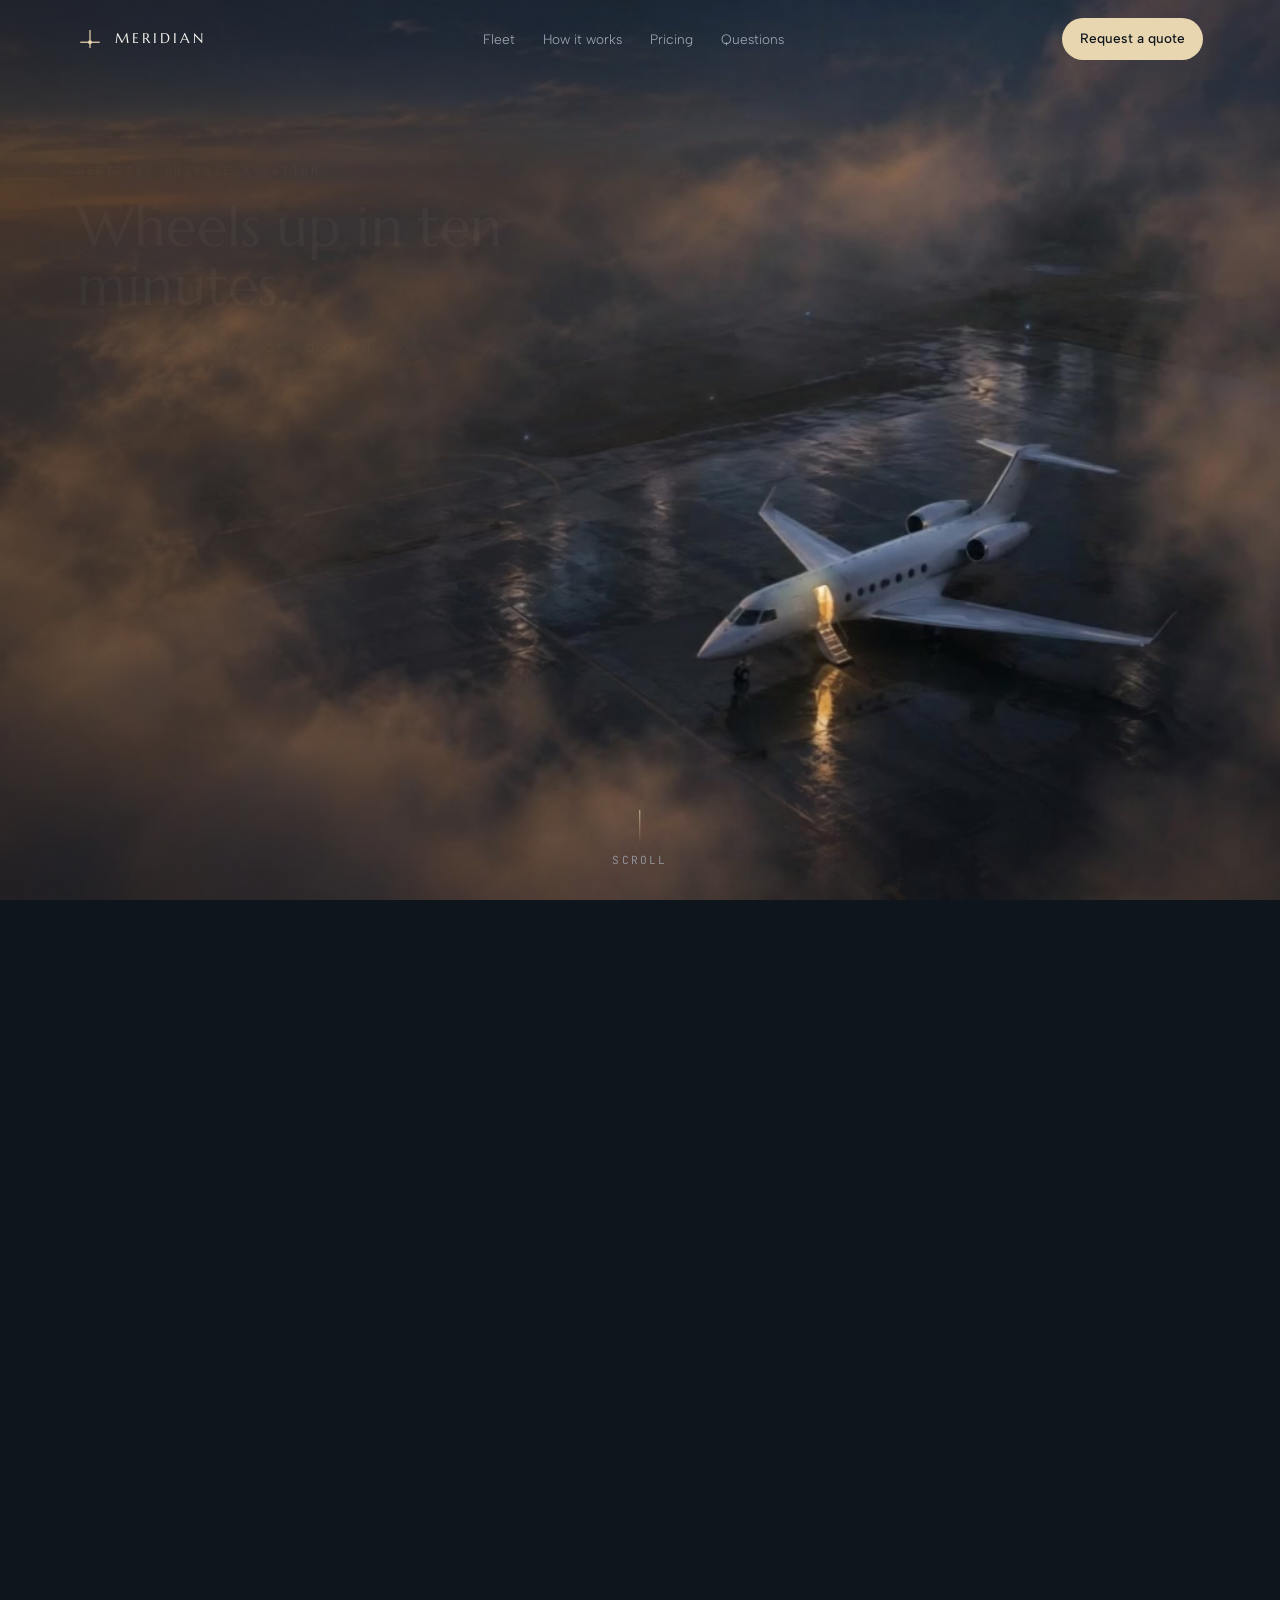
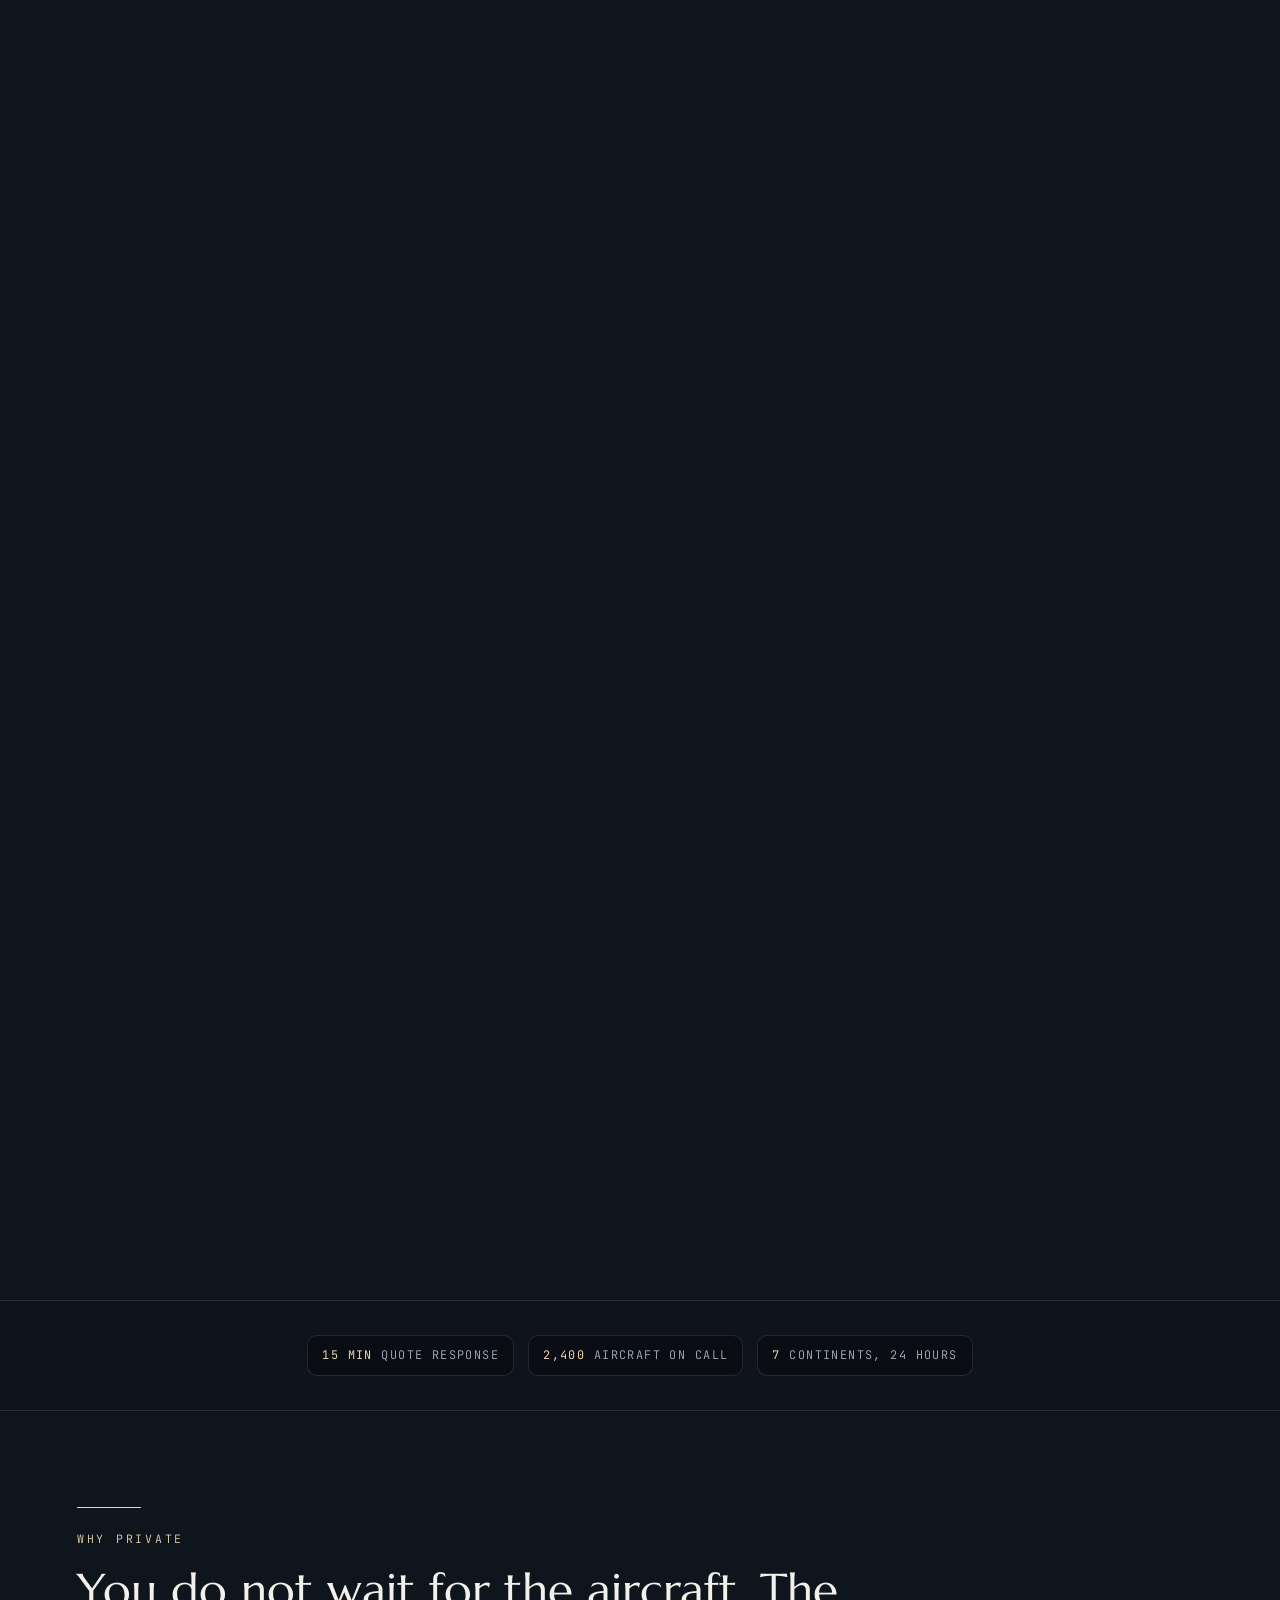
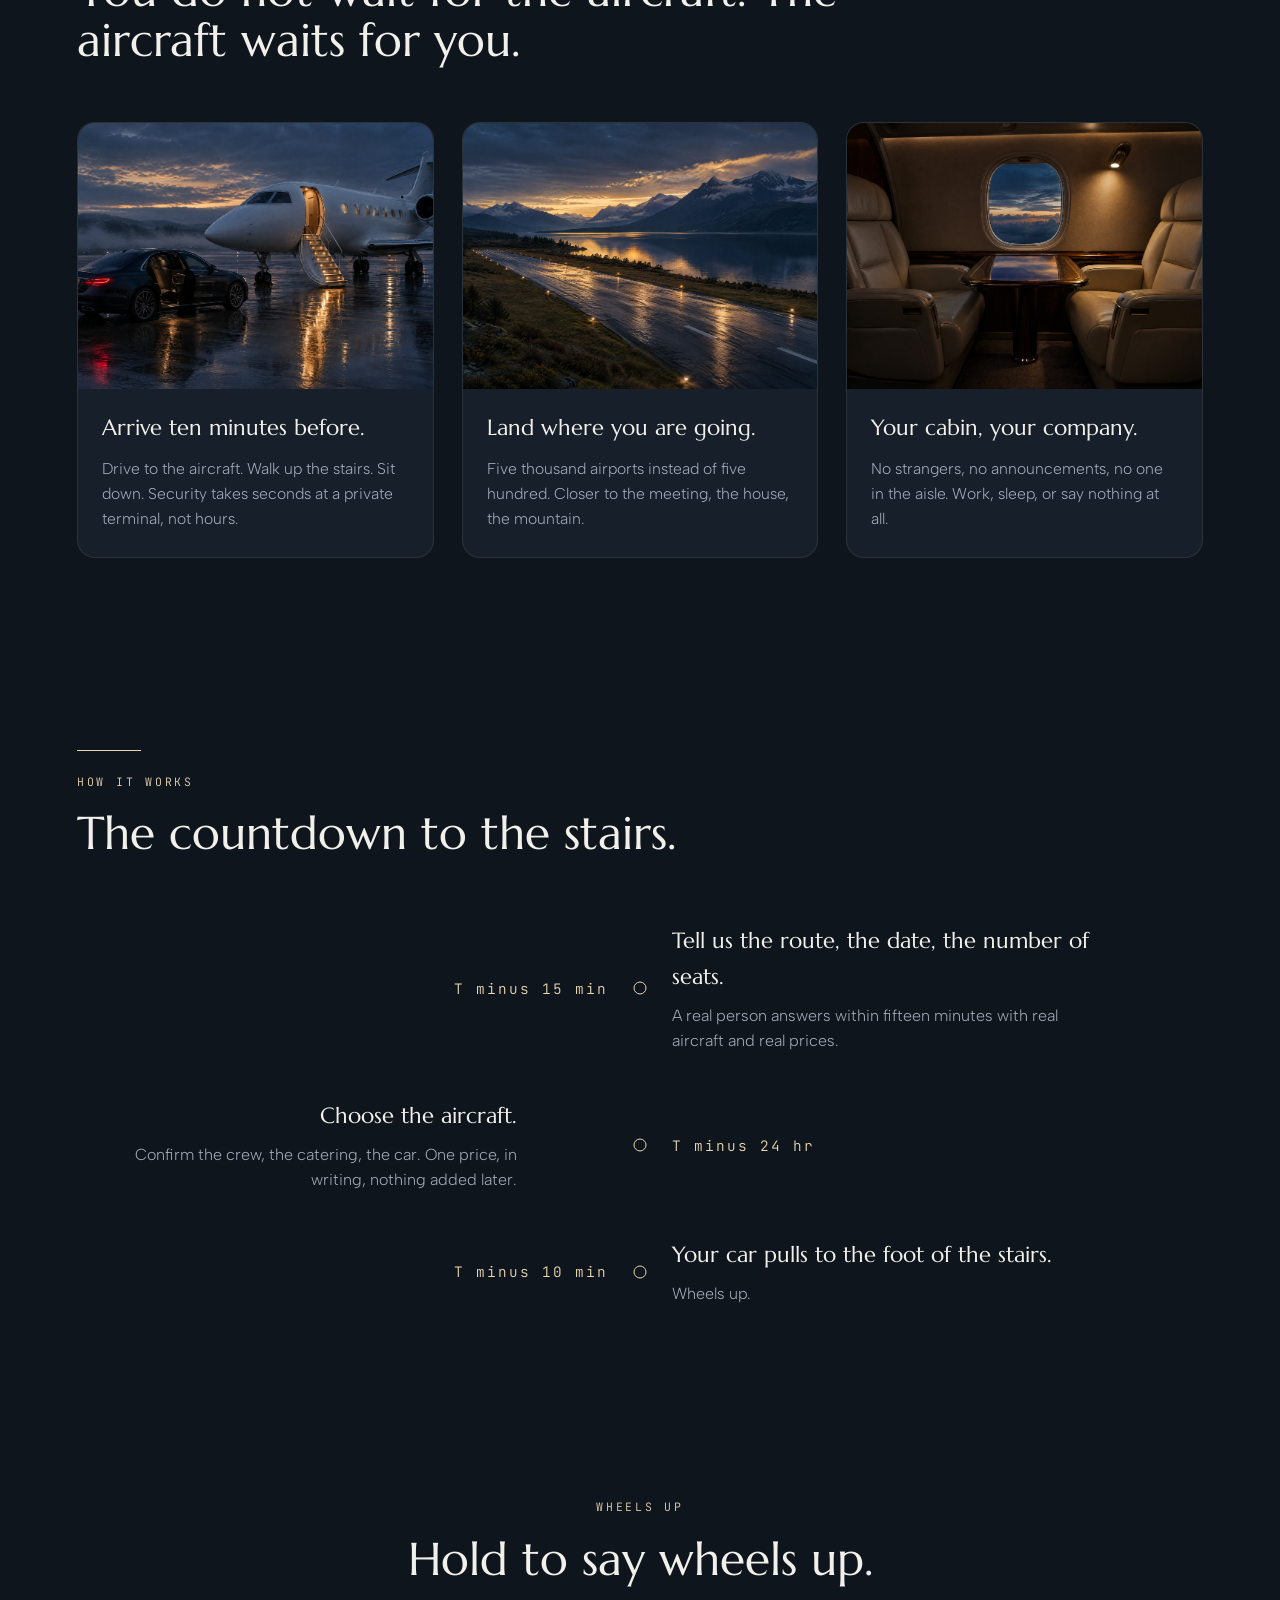
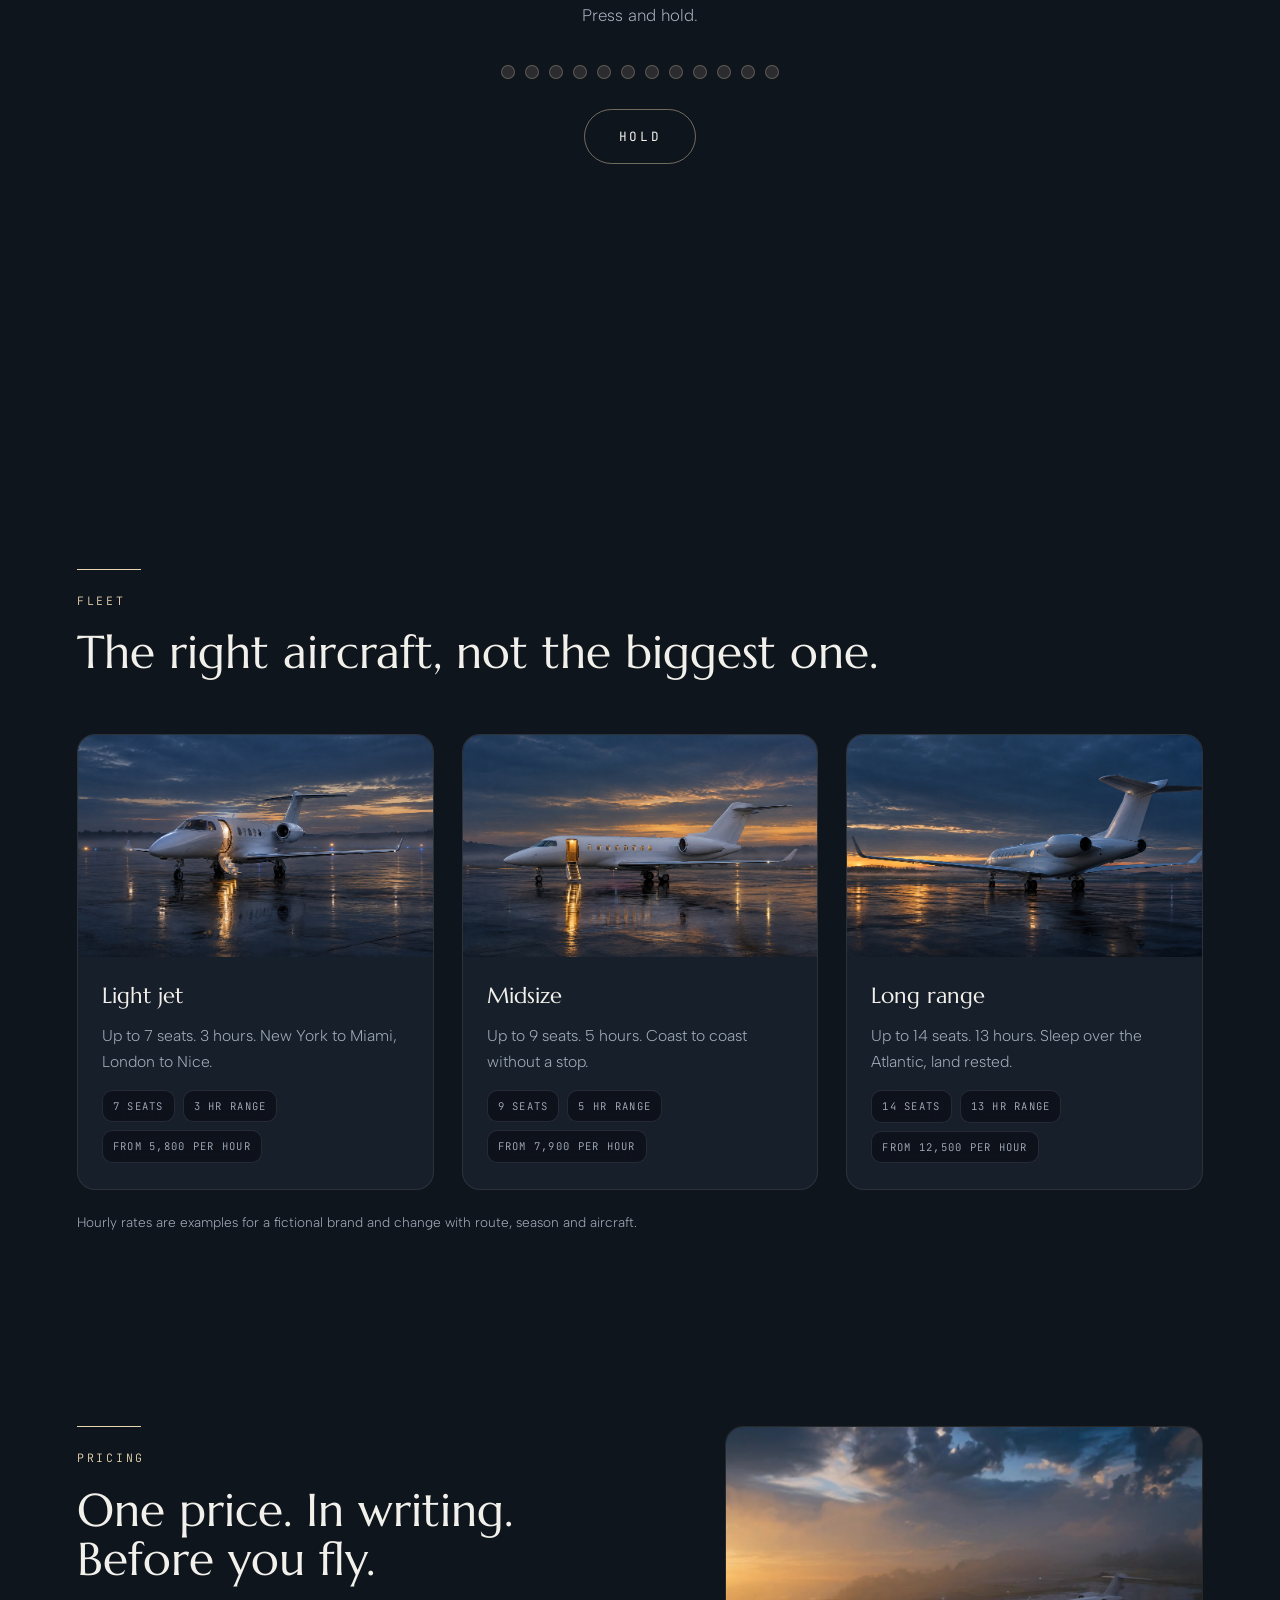
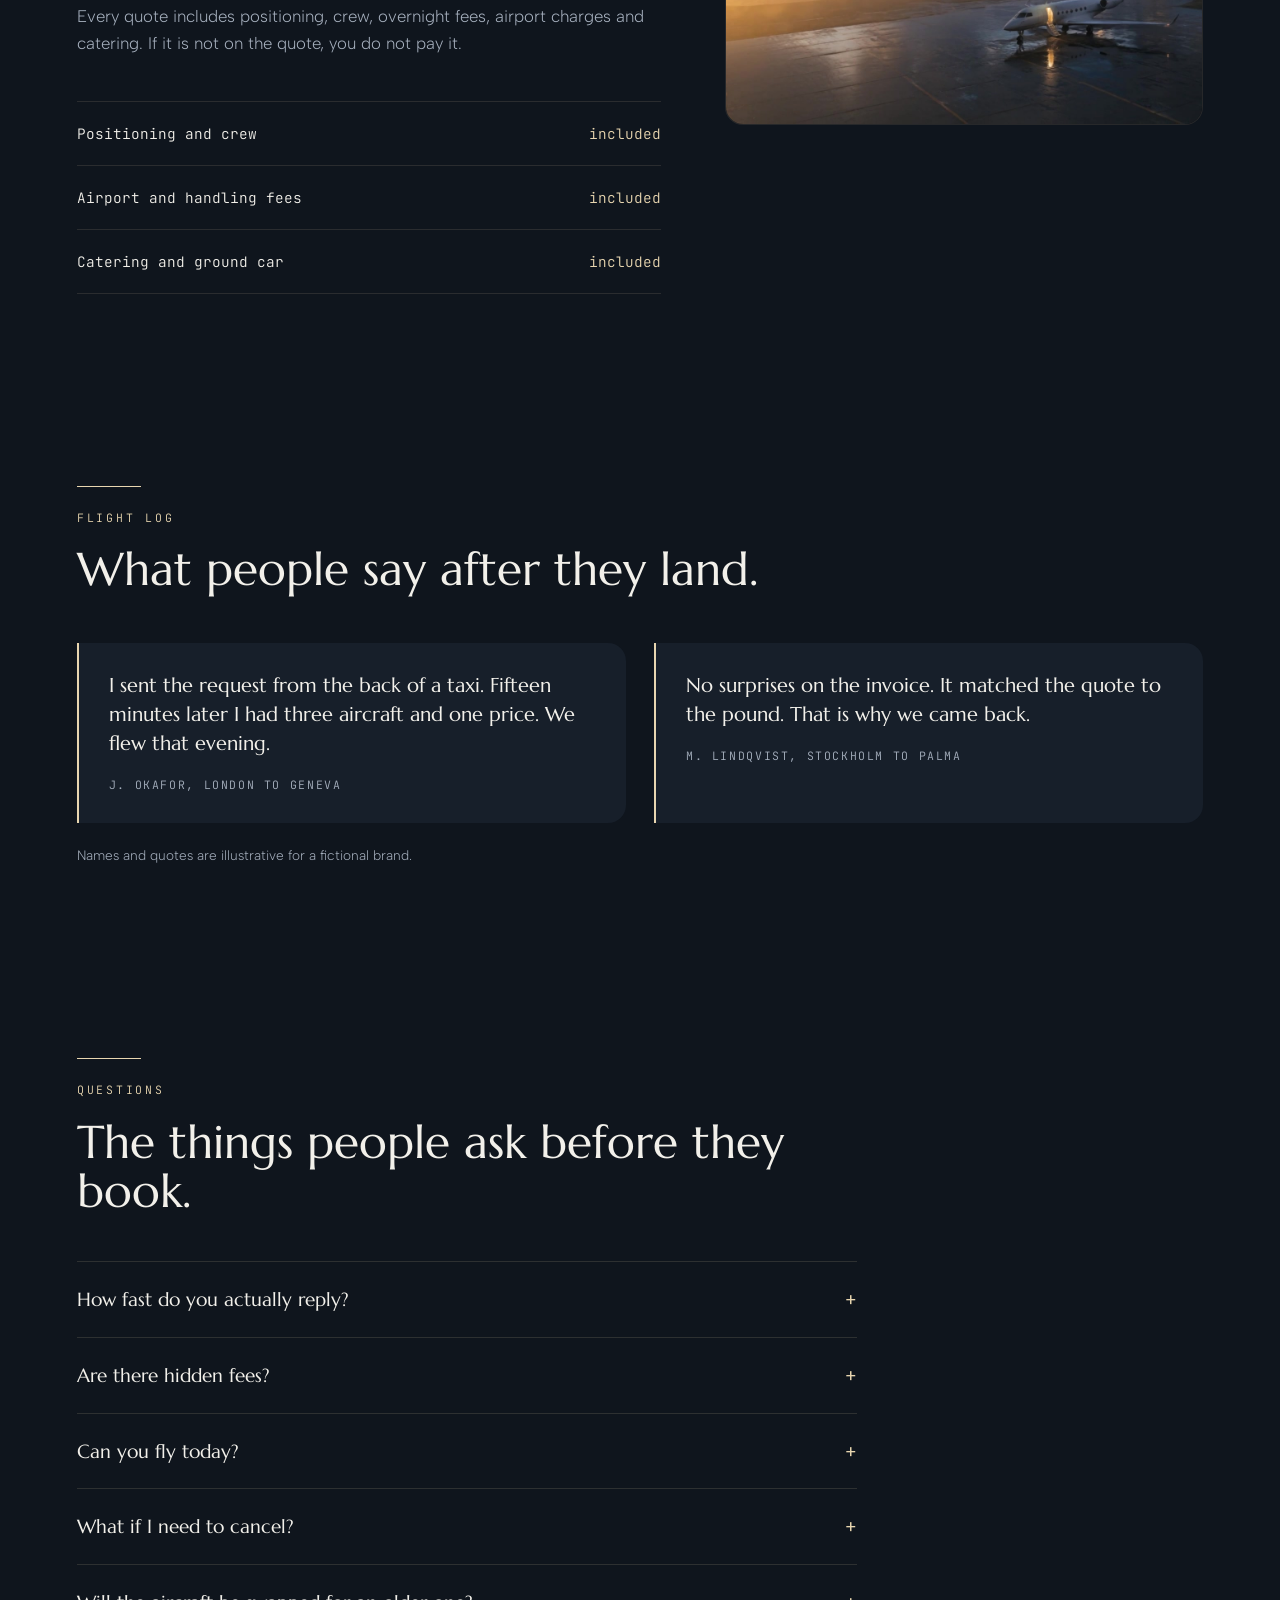
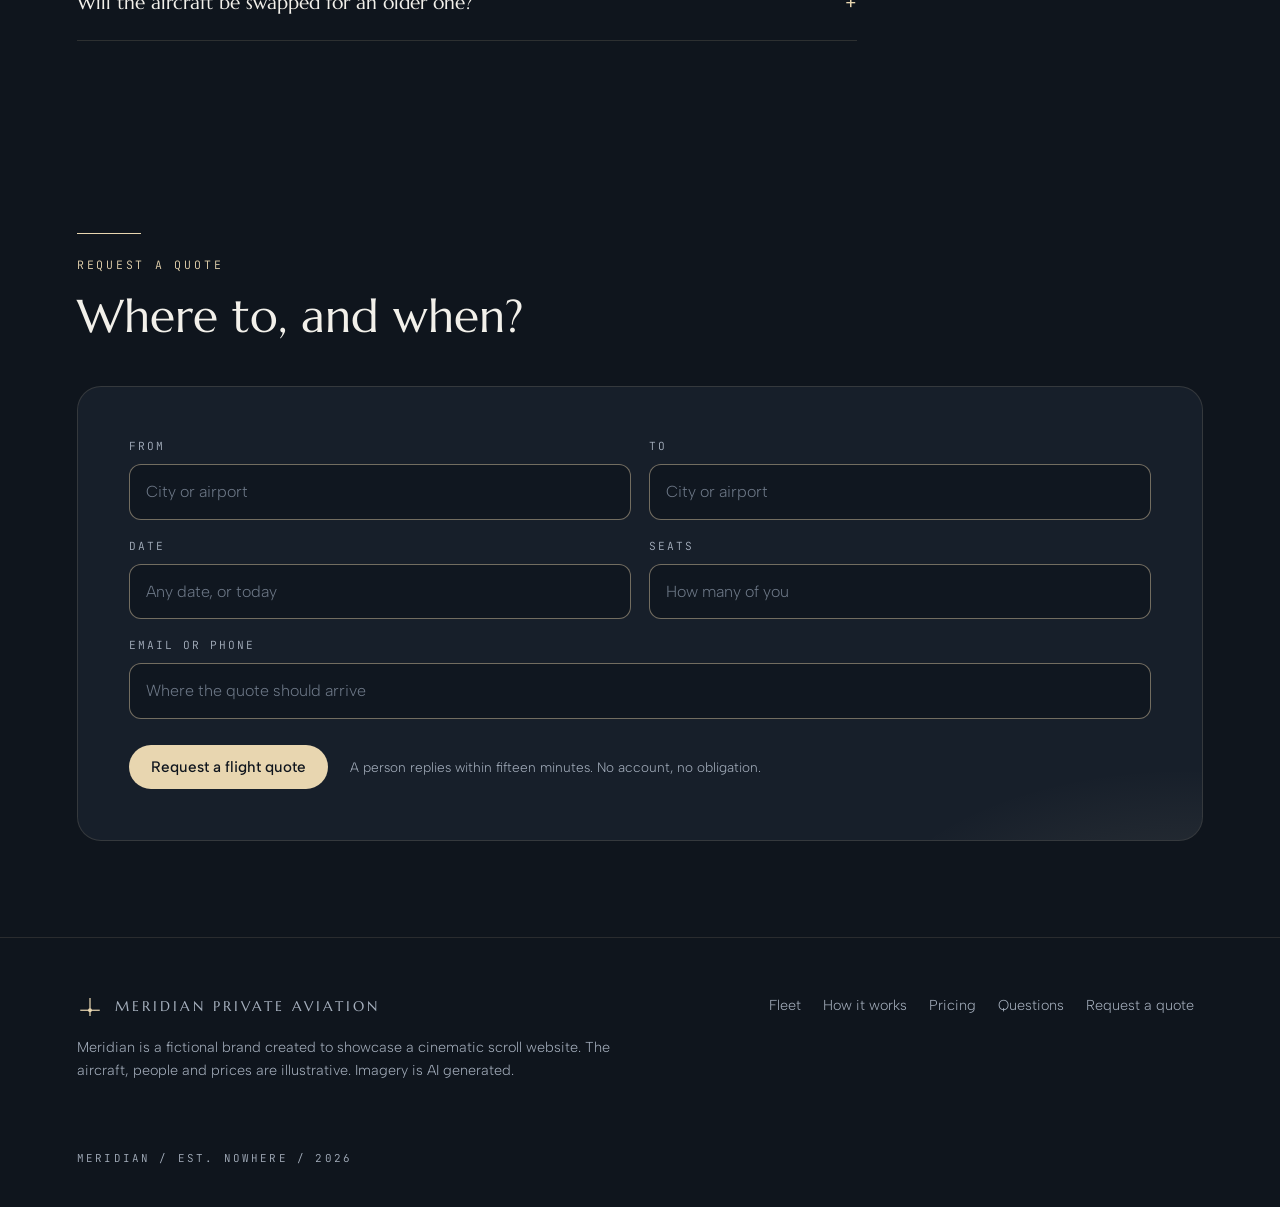
<file: meridian/index.html>
<!doctype html>
<html lang="en">
<head>
<meta charset="utf-8">
<meta name="viewport" content="width=device-width, initial-scale=1">
<title>Meridian Private Aviation</title>
<meta name="description" content="Meridian Private Aviation. Wheels up in ten minutes. A flight quote answered by a person within fifteen minutes, one price in writing, no surprises.">
<meta name="theme-color" content="#0f151d">
<!-- DEPLOY STEP: patch og:url and og:image with the live absolute URL before zipping -->
<meta property="og:title" content="Meridian Private Aviation">
<meta property="og:description" content="Wheels up in ten minutes. Private aviation, said quietly.">
<meta property="og:type" content="website">
<meta property="og:url" content="https://example.com/">
<meta property="og:image" content="https://example.com/assets/hero-ending.jpg">
<link rel="icon" href="data:image/svg+xml,%3Csvg xmlns='http://www.w3.org/2000/svg' viewBox='0 0 32 32'%3E%3Crect width='32' height='32' rx='6' fill='%230f151d'/%3E%3Cpath d='M4 20h24' stroke='%23e8d6b0' stroke-width='1.5'/%3E%3Cpath d='M16 5v22' stroke='%23e8d6b0' stroke-width='1.5'/%3E%3Ccircle cx='16' cy='20' r='2.4' fill='%23e8d6b0'/%3E%3C/svg%3E">
<link rel="preconnect" href="https://fonts.googleapis.com">
<link rel="preconnect" href="https://fonts.gstatic.com" crossorigin>
<link href="https://fonts.googleapis.com/css2?family=Albert+Sans:wght@300;500&family=JetBrains+Mono&family=Marcellus&display=swap" rel="stylesheet">
<style>
:root{
  --canvas:#0f151d;
  --panel:#171f2a;
  --accent:#e8d6b0;
  --accent-hover:#f3e6c8;
  --accent-muted:rgba(232,214,176,.16);
  --line:rgba(232,214,176,.45);
  --text-secondary:#a7b1bf;
  --text-primary:#f2f0ea;
  --display:'Marcellus',Georgia,serif;
  --body:'Albert Sans',system-ui,sans-serif;
  --mono:'JetBrains Mono',ui-monospace,monospace;
  --ease:cubic-bezier(.2,.7,.2,1);
  --ease-io:cubic-bezier(.65,0,.35,1);
  --tshadow:0 1px 2px rgba(5,5,10,.95),0 3px 12px rgba(5,5,10,.78),0 10px 44px rgba(5,5,10,.8);
  --gutter:clamp(20px,6vw,96px);
}
*{box-sizing:border-box}
html,body{overflow-x:hidden;overflow-x:clip}
html{scroll-behavior:smooth;background:var(--canvas)}
body{margin:0;background:var(--canvas);color:var(--text-primary);font-family:var(--body);font-weight:300;line-height:1.6;font-size:clamp(16px,1.05vw,18px);opacity:0;transition:opacity .9s var(--ease)}
body.ready{opacity:1}
body.paused *,body.paused *::before,body.paused *::after{animation-play-state:paused!important}
img{display:block;max-width:100%;height:auto}
a{color:inherit}
h1,h2,h3,p{margin:0}
.skip{position:absolute;left:-999px;top:8px;background:var(--accent);color:var(--canvas);padding:10px 16px;border-radius:8px;z-index:100;font-weight:500}
.skip:focus{left:8px}
:focus-visible{outline:2px solid var(--accent);outline-offset:3px}
.sr{position:absolute!important;width:1px;height:1px;overflow:hidden;clip:rect(0 0 0 0);white-space:nowrap}

/* one environment behind everything */
.env{position:fixed;inset:0;z-index:0;pointer-events:none;overflow:hidden}
.env .glow{position:absolute;inset:-20%;background:radial-gradient(ellipse 40% 35% at 78% 82%,rgba(232,214,176,.13),rgba(232,214,176,0) 70%),radial-gradient(ellipse 50% 40% at 15% 10%,rgba(90,120,160,.16),rgba(90,120,160,0) 70%);animation:envdrift 90s var(--ease-io) -30s infinite alternate}
.env .grain{position:absolute;inset:0;opacity:.05;background-image:url("data:image/svg+xml,%3Csvg xmlns='http://www.w3.org/2000/svg' width='160' height='160'%3E%3Cfilter id='n'%3E%3CfeTurbulence type='fractalNoise' baseFrequency='.9' numOctaves='2' stitchTiles='stitch'/%3E%3C/filter%3E%3Crect width='160' height='160' filter='url(%23n)' opacity='.6'/%3E%3C/svg%3E")}
.env .mist{position:absolute;width:6px;height:6px;border-radius:50%;background:var(--accent);opacity:.18;filter:blur(2px);animation:mist 80s linear infinite}
.env .mist:nth-child(3){left:12%;top:70%;animation-delay:-12s}
.env .mist:nth-child(4){left:33%;top:40%;animation-delay:-41s;animation-duration:96s}
.env .mist:nth-child(5){left:61%;top:80%;animation-delay:-63s;animation-duration:110s}
.env .mist:nth-child(6){left:84%;top:25%;animation-delay:-27s;animation-duration:88s}
.env .mist:nth-child(7){left:48%;top:12%;animation-delay:-70s;animation-duration:120s}
@keyframes envdrift{from{transform:translate3d(-2%,-1%,0)}to{transform:translate3d(2%,1.5%,0)}}
@keyframes mist{0%{transform:translate3d(0,0,0)}50%{transform:translate3d(60px,-140px,0)}100%{transform:translate3d(-40px,-300px,0)}}

/* nav */
.nav{position:fixed;top:0;left:0;right:0;z-index:50;display:flex;align-items:center;justify-content:space-between;padding:18px var(--gutter);transition:background .6s var(--ease),backdrop-filter .6s var(--ease)}
.nav.tint{background:rgba(15,21,29,.72);backdrop-filter:blur(12px)}
.mark{display:flex;align-items:center;gap:12px;text-decoration:none;font-family:var(--display);letter-spacing:.22em;text-transform:uppercase;font-size:.85rem}
.mark svg{width:26px;height:26px}
.nav ul{list-style:none;margin:0;padding:0;display:flex;gap:28px;align-items:baseline}
.nav li a{text-decoration:none;font-size:.85rem;color:var(--text-secondary);transition:color .4s var(--ease)}
.nav li a:hover{color:var(--text-primary)}
.btn{display:inline-block;background:var(--accent);color:var(--canvas);font-weight:500;text-decoration:none;padding:13px 22px;border-radius:999px;border:0;font-family:var(--body);font-size:.95rem;cursor:pointer;transition:background .4s var(--ease),transform .5s var(--ease),box-shadow .5s var(--ease);position:relative}
.btn:hover{background:var(--accent-hover);transform:translateY(-1px)}
.btn::after{content:"";position:absolute;inset:-2px;border-radius:999px;box-shadow:0 0 40px 6px rgba(232,214,176,.35);opacity:0;transition:opacity .5s var(--ease);pointer-events:none}
.btn:hover::after{opacity:1}
.btn.ghost{background:transparent;color:var(--text-primary);border:1px solid var(--line)}
.btn.ghost:hover{background:var(--accent-muted)}
.nav .btn{padding:10px 18px;font-size:.85rem}
@media (max-width:860px){.nav ul{display:none}}

/* hero */
.hero{position:relative;height:500vh;z-index:1}
.stage{position:sticky;top:0;height:100vh;height:100svh;overflow:hidden;background:var(--canvas)}
.poster{position:absolute;inset:0;background-size:cover;background-position:70% 60%}
.stage video{position:absolute;inset:0;width:100%;height:100%;object-fit:cover;object-position:70% 60%;opacity:0;transition:opacity 1.2s var(--ease);will-change:transform;transform:translateZ(0)}
.stage.video-ready video{opacity:1}
.stage.video-failed video{display:none}
.scrim{position:absolute;inset:0;pointer-events:none;background:linear-gradient(112deg,rgba(10,12,18,.58) 0%,rgba(10,12,18,.34) 38%,rgba(10,12,18,0) 62%),radial-gradient(ellipse 120% 90% at 50% 45%,rgba(10,10,18,0) 35%,rgba(10,10,18,.62) 100%)}
.ring{position:absolute;right:28px;bottom:28px;width:44px;height:44px;color:var(--accent);opacity:.9;transition:opacity .6s var(--ease)}
.ring circle{transition:stroke-dashoffset .2s linear}
.stage.video-ready .ring{opacity:0}
.cue{position:absolute;left:50%;bottom:30px;transform:translateX(-50%);color:var(--text-secondary);font-family:var(--mono);font-size:.7rem;letter-spacing:.2em;text-transform:uppercase;display:flex;flex-direction:column;align-items:center;gap:8px;opacity:.8}
.cue span{display:block;width:1px;height:34px;background:linear-gradient(var(--accent),transparent);animation:cue 2.6s var(--ease-io) -1s infinite}
@keyframes cue{0%{transform:scaleY(0);transform-origin:top}50%{transform:scaleY(1);transform-origin:top}51%{transform-origin:bottom}100%{transform:scaleY(0);transform-origin:bottom}}
.band{position:absolute;left:var(--gutter);top:18vh;width:min(46vw,640px);opacity:0;text-shadow:var(--tshadow);--k:0}
.band::before{content:"";position:absolute;inset:-34% -26%;pointer-events:none;opacity:calc(.25 + .75*var(--k,1));background:radial-gradient(ellipse 61% 58% at 50% 50%,rgba(5,5,10,.84) 0%,rgba(5,5,10,.64) 42%,rgba(5,5,10,0) 80%)}
.band>*{position:relative}
.band .btn{text-shadow:none}
.kicker{font-family:var(--mono);font-size:.72rem;letter-spacing:.24em;text-transform:uppercase;color:var(--accent);margin-bottom:18px}
.band .kicker{opacity:var(--k)}
.hl{font-family:var(--display);font-weight:400;font-size:clamp(2rem,4.4vw,4.6rem);line-height:1.04;letter-spacing:.005em;max-width:16ch}
.band .sub{margin-top:18px;font-size:clamp(1rem,1.25vw,1.25rem);color:var(--text-secondary);max-width:44ch}
.w{display:inline-block;white-space:nowrap;margin-right:.26em}
/* band 1: drift-down */
.b1 .w{--kc:clamp(0,(var(--k,0) - var(--th,0))*2.8,1);opacity:var(--kc);transform:translateY(calc((1 - var(--kc))*-24px))}
.b1 .sub{--ks:clamp(0,(var(--k,0) - .55)*3,1);opacity:var(--ks);transform:translateY(calc((1 - var(--ks))*-10px))}
/* band 2: blur-to-sharp */
.b2 .stack{position:relative}
.b2 .soft{position:absolute;inset:0;filter:blur(10px);opacity:calc(1 - var(--k,0))}
.b2 .sharp{opacity:var(--k,0)}
/* band 3: approach-from-depth */
.b3 .hl{opacity:var(--k,0);transform:scale(calc(.82 + .18*var(--k,0)));transform-origin:left center}
/* band 4: word rise, staged settle */
.b4 .w{--kc:clamp(0,(var(--k,0) - var(--th,0))*3,1);opacity:var(--kc);transform:translateY(calc((1 - var(--kc))*22px))}
.b4 .sub{--ks:clamp(0,(var(--k,0) - .66)*4,1);opacity:var(--ks);transform:translateY(calc((1 - var(--ks))*10px))}
.b4 .cta{--kb:clamp(0,(var(--k,0) - .78)*5,1);opacity:var(--kb);transform:translateY(calc((1 - var(--kb))*10px));margin-top:26px;display:flex;gap:14px;align-items:center;flex-wrap:wrap}
.b4 .hl{font-size:clamp(2.6rem,6vw,6.4rem);letter-spacing:.06em;text-transform:uppercase}
.static-copy{display:none;position:absolute;inset:0;padding:calc(var(--gutter) + 48px) var(--gutter) var(--gutter);flex-direction:column;justify-content:flex-end;text-shadow:var(--tshadow);background:linear-gradient(180deg,rgba(15,21,29,.1) 20%,rgba(15,21,29,.82) 100%)}
.static-copy .btn{text-shadow:none;align-self:flex-start;margin-top:22px}
.static-copy .sub{margin-top:14px;color:var(--text-secondary);max-width:40ch}
@media (max-height:560px){.cue,.ring{display:none}}

/* the five static-hero gates, identical in JS */
@media (max-width:720px),(orientation:portrait) and (max-width:1024px),(orientation:portrait) and (pointer:coarse),(orientation:landscape) and (pointer:coarse) and (max-height:560px),(prefers-reduced-motion:reduce){
  .hero{height:auto}
  .stage{position:relative;height:100vh;height:100svh}
  .band,.cue,.ring,.stage video{display:none}
  .static-copy{display:flex}
  .poster{background-image:url("assets/hero-ending.jpg")}
}

/* sections */
main{position:relative;z-index:1}
.wrap{position:relative;padding:0 var(--gutter);max-width:1280px;margin:0 auto}
section.s{position:relative;z-index:1;padding:clamp(64px,7.5vw,116px) 0}
.rail{position:absolute;left:50%;top:0;bottom:0;width:1px;pointer-events:none;background:repeating-linear-gradient(180deg,var(--accent) 0 26px,transparent 26px 52px);opacity:.22;transform:scaleY(var(--draw,0));transform-origin:top;z-index:0}
.rail::after{content:"";position:absolute;left:-2px;top:0;width:5px;height:120px;border-radius:3px;background:linear-gradient(transparent,var(--accent),transparent);opacity:0;animation:railpulse 6s var(--ease-io) -2s infinite}
.on .rail::after{opacity:.9}
@keyframes railpulse{0%{transform:translateY(-120px)}100%{transform:translateY(100vh)}}
@media (max-width:860px){.rail{left:var(--gutter)}}
.h2{font-family:var(--display);font-weight:400;font-size:clamp(1.9rem,3.6vw,3.4rem);line-height:1.08;max-width:22ch}
.lede{color:var(--text-secondary);max-width:58ch;margin-top:18px;font-size:1.05rem}
.hz{display:block;width:64px;height:1px;background:var(--accent);margin-bottom:22px;transform:scaleX(0);transform-origin:left;transition:transform 1.1s var(--ease) .1s}
.in .hz{transform:scaleX(1)}

/* entrances, prefixed by container */
.rv .part{opacity:0;transform:translateY(18px);transition:opacity .9s var(--ease),transform 1s var(--ease);transition-delay:var(--d,0s)}
.rv.in .part{opacity:1;transform:none}
.rv.done .part{transition-delay:0s!important}

/* settle strip */
.strip{position:relative;z-index:1;display:flex;gap:14px;flex-wrap:wrap;justify-content:center;align-items:baseline;padding:34px var(--gutter);border-top:1px solid rgba(232,214,176,.12);border-bottom:1px solid rgba(232,214,176,.12);background:rgba(15,21,29,.6)}
.chip{font-family:var(--mono);font-size:.74rem;letter-spacing:.12em;text-transform:uppercase;color:var(--text-secondary);background:rgba(8,8,15,.55);border:1px solid rgba(96,96,126,.3);border-radius:10px;padding:10px 14px;backdrop-filter:blur(10px)}
.chip b{color:var(--accent);font-weight:400}

/* why */
.why .grid{display:grid;grid-template-columns:repeat(3,1fr);gap:28px;margin-top:56px}
.card{background:var(--panel);border:1px solid rgba(232,214,176,.1);border-radius:18px;overflow:hidden;transition:transform .6s var(--ease),border-color .6s var(--ease)}
.card:hover{transform:translateY(-4px);border-color:rgba(232,214,176,.32)}
.card figure{margin:0;aspect-ratio:4/3;overflow:hidden;background:#0b1017}
.card img{width:100%;height:100%;object-fit:cover;transition:transform 1.6s var(--ease)}
.card:hover img{transform:scale(1.04)}
.card .txt{padding:22px 24px 26px}
.card h3{font-family:var(--display);font-weight:400;font-size:1.35rem;margin-bottom:10px}
.card p{color:var(--text-secondary);font-size:.98rem}
.grid .card:nth-child(1){--d:.05s}.grid .card:nth-child(2){--d:.17s}.grid .card:nth-child(3){--d:.29s}
@media (max-width:860px){.why .grid,.fleet .grid{grid-template-columns:1fr}}

/* how it works, along the rail */
.how .steps{list-style:none;margin:64px 0 0;padding:0;display:flex;flex-direction:column;gap:44px}
.how .step{display:grid;grid-template-columns:1fr 1fr;gap:64px;align-items:center;position:relative}
.how .step .tc{font-family:var(--mono);color:var(--accent);font-size:.9rem;letter-spacing:.14em;text-align:right}
.how .step:nth-child(even) .tc{order:2;text-align:left}
.how .step:nth-child(even) .body{order:1;text-align:right}
.how .step .body{max-width:44ch;color:var(--text-secondary)}
.how .step .body b{display:block;color:var(--text-primary);font-family:var(--display);font-weight:400;font-size:1.4rem;margin-bottom:8px}
.how .step::before{content:"";position:absolute;left:50%;top:50%;width:11px;height:11px;border-radius:50%;background:var(--canvas);border:1px solid var(--accent);transform:translate(-50%,-50%) scale(.4);opacity:0;transition:transform .8s var(--ease),opacity .8s var(--ease)}
.how.in .step::before{opacity:1;transform:translate(-50%,-50%) scale(1)}
.how .step:nth-child(1){--d:.05s}.how .step:nth-child(2){--d:.25s}.how .step:nth-child(3){--d:.45s}
@media (max-width:860px){.how .step{grid-template-columns:1fr;gap:8px;padding-left:36px}.how .step .tc,.how .step:nth-child(even) .tc{text-align:left;order:0}.how .step:nth-child(even) .body{order:1;text-align:left}.how .step::before{left:var(--gutter);margin-left:0;top:14px;transform:translate(-50%,0) scale(.4)}.how.in .step::before{transform:translate(-50%,0) scale(1)}}

/* wheels up: the interactive moment */
.hold{text-align:center}
.hold .lights{display:flex;justify-content:center;gap:10px;margin:36px auto 30px;flex-wrap:wrap;max-width:560px}
.hold .lights i{display:block;width:14px;height:14px;border-radius:50%;background:rgba(232,214,176,.12);border:1px solid rgba(232,214,176,.28);position:relative;transition:background .3s var(--ease)}
.hold .lights i::after{content:"";position:absolute;inset:-4px;border-radius:50%;box-shadow:0 0 18px 4px rgba(232,214,176,.55);opacity:0;transition:opacity .35s var(--ease)}
.hold .lights i.on{background:var(--accent)}
.hold .lights i.on::after{opacity:1}
.holdbtn{-webkit-user-select:none;user-select:none;touch-action:none;background:transparent;color:var(--text-primary);border:1px solid var(--line);border-radius:999px;padding:18px 34px;font-family:var(--mono);letter-spacing:.2em;text-transform:uppercase;font-size:.8rem;cursor:pointer;position:relative;overflow:hidden;transition:border-color .4s var(--ease)}
.holdbtn::before{content:"";position:absolute;inset:0;background:var(--accent-muted);transform:scaleX(var(--p,0));transform-origin:left}
.holdbtn span{position:relative}
.holdbtn:hover{border-color:var(--accent)}
.hold .earned{margin-top:40px;opacity:0;transform:translateY(12px);transition:opacity .9s var(--ease),transform .9s var(--ease)}
.hold .earned p{font-family:var(--display);font-size:clamp(1.4rem,2.4vw,2rem);opacity:0;transform:translateY(8px);transition:opacity .8s var(--ease),transform .8s var(--ease)}
.hold .earned p:nth-child(2){transition-delay:.25s}
.hold .earned .btn{opacity:0;transition:opacity .8s var(--ease) .55s,background .4s var(--ease),transform .5s var(--ease);margin-top:24px}
.hold.lit .earned,.hold.lit .earned p,.hold.lit .earned .btn{opacity:1;transform:none}
.hold.lit .holdbtn{border-color:var(--accent)}

/* fleet */
.fleet .grid{display:grid;grid-template-columns:repeat(3,1fr);gap:28px;margin-top:56px}
.fleet .card figure{aspect-ratio:16/10}
.fleet .chips{display:flex;gap:8px;flex-wrap:wrap;margin-top:16px}
.fleet .chips .chip{padding:7px 10px;font-size:.66rem}
.note{color:var(--text-secondary);font-size:.85rem;margin-top:22px}

/* pricing */
.price .row{display:grid;grid-template-columns:1fr auto;gap:24px;padding:20px 0;border-bottom:1px solid rgba(232,214,176,.12);font-family:var(--mono);font-size:.9rem;align-items:baseline}
.price .row:first-child{border-top:1px solid rgba(232,214,176,.12)}
.price .rows{margin-top:44px;max-width:720px}
.price .row em{font-style:normal;color:var(--accent);position:relative}
.price .row em::after{content:"";position:absolute;inset:-6px -10px;border-radius:8px;box-shadow:0 0 22px 2px rgba(232,214,176,.35);opacity:0;animation:glow 5s var(--ease-io) -1.5s infinite}
.price.on .row em::after{opacity:1}
@keyframes glow{0%,100%{opacity:.15}50%{opacity:.55}}
.price .duo{display:grid;grid-template-columns:1.1fr .9fr;gap:64px;align-items:start}
.price .ending{border-radius:18px;overflow:hidden;border:1px solid rgba(232,214,176,.12);aspect-ratio:16/10;background:#0b1017}
.price .ending img{width:100%;height:100%;object-fit:cover}
@media (max-width:860px){.price .duo{grid-template-columns:1fr}}

/* quotes */
.quotes .log{display:grid;grid-template-columns:1fr 1fr;gap:28px;margin-top:48px}
.quotes blockquote{margin:0;background:var(--panel);border-left:2px solid var(--accent);padding:28px 30px;border-radius:0 18px 18px 0}
.quotes blockquote p{font-family:var(--display);font-size:1.25rem;line-height:1.45}
.quotes cite{display:block;font-style:normal;font-family:var(--mono);font-size:.72rem;letter-spacing:.14em;text-transform:uppercase;color:var(--text-secondary);margin-top:18px}
.quotes .log blockquote:nth-child(1){--d:.05s}.quotes .log blockquote:nth-child(2){--d:.2s}
@media (max-width:860px){.quotes .log{grid-template-columns:1fr}}

/* faq */
.faq .list{margin-top:44px;max-width:780px}
.faq details{border-top:1px solid rgba(232,214,176,.14)}
.faq details:last-child{border-bottom:1px solid rgba(232,214,176,.14)}
.faq summary{cursor:pointer;list-style:none;padding:22px 0;font-family:var(--display);font-size:1.2rem;display:flex;justify-content:space-between;align-items:baseline;gap:20px}
.faq summary::-webkit-details-marker{display:none}
.faq summary::after{content:"+";font-family:var(--mono);color:var(--accent);transition:transform .5s var(--ease)}
.faq details[open] summary::after{transform:rotate(45deg)}
.faq details p{color:var(--text-secondary);padding:0 0 24px;max-width:62ch}
.faq .list details:nth-child(1){--d:.05s}.faq .list details:nth-child(2){--d:.12s}.faq .list details:nth-child(3){--d:.19s}.faq .list details:nth-child(4){--d:.26s}.faq .list details:nth-child(5){--d:.33s}

/* form */
.quote .panel{background:var(--panel);border:1px solid rgba(232,214,176,.14);border-radius:24px;padding:clamp(28px,4vw,56px);margin-top:44px;position:relative;overflow:hidden}
.quote .panel::before{content:"";position:absolute;inset:-40% -20%;background:radial-gradient(ellipse 30% 30% at 85% 90%,rgba(232,214,176,.12),transparent 70%);animation:envdrift 60s var(--ease-io) -20s infinite alternate;pointer-events:none}
.quote form{position:relative;display:grid;grid-template-columns:1fr 1fr;gap:18px}
.quote label{display:flex;flex-direction:column;gap:8px;font-family:var(--mono);font-size:.7rem;letter-spacing:.18em;text-transform:uppercase;color:var(--text-secondary)}
.quote input{background:rgba(15,21,29,.7);border:1px solid var(--line);border-radius:12px;padding:14px 16px;color:var(--text-primary);font:inherit;font-family:var(--body);font-size:1rem;transition:border-color .4s var(--ease),box-shadow .4s var(--ease)}
.quote input::placeholder{color:#6f7a89}
.quote input:focus{outline:none;border-color:var(--accent);box-shadow:0 0 0 3px var(--accent-muted)}
.quote .full{grid-column:1/-1}
.quote .actions{grid-column:1/-1;display:flex;align-items:baseline;gap:22px;flex-wrap:wrap;margin-top:8px}
.quote .actions small{color:var(--text-secondary);font-size:.85rem}
.quote .ok{display:none;position:relative;font-family:var(--display);font-size:1.4rem;line-height:1.4;max-width:30ch}
.quote .panel.sent form{display:none}
.quote .panel.sent .ok{display:block}
@media (max-width:640px){.quote form{grid-template-columns:1fr}}

/* footer */
footer{position:relative;z-index:1;border-top:1px solid rgba(232,214,176,.12);padding:56px var(--gutter) 40px;color:var(--text-secondary);font-size:.9rem}
footer .fw{max-width:1280px;margin:0 auto;display:grid;grid-template-columns:1.2fr .8fr;gap:40px}
footer ul{list-style:none;padding:0;margin:0;display:flex;gap:22px;flex-wrap:wrap}
footer a{text-decoration:none}
footer a:hover{color:var(--text-primary)}
footer .disc{max-width:60ch;margin-top:16px}
footer .tiny{font-family:var(--mono);font-size:.68rem;letter-spacing:.2em;margin-top:28px;grid-column:1/-1}
@media (max-width:860px){footer .fw{grid-template-columns:1fr}}

@media (pointer:coarse){.btn,.holdbtn,.faq summary{min-height:44px}.btn{display:inline-flex;align-items:center;justify-content:center}}

/* reduced motion, complete */
@media (prefers-reduced-motion:reduce){
  *,*::before,*::after{animation:none!important;transition:none!important;transition-delay:0s!important}
  html{scroll-behavior:auto}
  body{opacity:1}
  .rv .part,.hz,.hold .earned,.hold .earned p,.hold .earned .btn{opacity:1;transform:none}
  .rail{transform:scaleY(1)}
  .how .step::before{opacity:1;transform:translate(-50%,-50%) scale(1)}
  .hold .lights i{background:var(--accent)}
  .hold .earned{display:block}
}
@media (prefers-reduced-motion:reduce) and (max-width:860px){.how .step::before{transform:translate(-50%,0) scale(1)}}
body.pinned .rv .part,body.pinned .hz,body.pinned .hold .earned,body.pinned .hold .earned p,body.pinned .hold .earned .btn{opacity:1;transform:none;transition:none}
body.pinned .rail{transform:scaleY(1)}
body.pinned .how .step::before{opacity:1;transform:translate(-50%,-50%) scale(1)}
body.pinned .hold .lights i{background:var(--accent)}
</style>
</head>
<body>
<a class="skip" href="#main">Skip to content</a>
<div class="env" aria-hidden="true"><div class="glow"></div><div class="grain"></div><i class="mist"></i><i class="mist"></i><i class="mist"></i><i class="mist"></i><i class="mist"></i></div>

<nav class="nav" aria-label="Main">
  <a class="mark" href="#top" aria-label="Meridian, home"><svg viewBox="0 0 32 32" aria-hidden="true"><path d="M4 20h24" stroke="#e8d6b0" stroke-width="1.5"/><path d="M16 5v22" stroke="#e8d6b0" stroke-width="1.5"/><circle cx="16" cy="20" r="2.4" fill="#e8d6b0"/></svg>Meridian</a>
  <ul><li><a href="#fleet">Fleet</a></li><li><a href="#how">How it works</a></li><li><a href="#pricing">Pricing</a></li><li><a href="#faq">Questions</a></li></ul>
  <a class="btn" href="#quote">Request a quote</a>
</nav>

<main id="main" tabindex="-1">
<section class="hero" id="top" aria-label="Meridian">
  <div class="stage" id="stage">
    <div class="poster" aria-hidden="true"></div>
    <video id="hero" preload="none" muted playsinline aria-hidden="true" tabindex="-1"></video>
    <div class="scrim" aria-hidden="true"></div>

    <div class="band b1" data-a="0" data-b="0.21" data-ramp="0.05">
      <p class="kicker">Meridian Private Aviation</p>
      <h1 class="hl split" data-seed="11" data-spread="0.5">Wheels up in ten minutes.</h1>
      <p class="sub">From the door of the car to the door of the sky.</p>
    </div>
    <div class="band b2" data-a="0.25" data-b="0.47">
      <div class="stack"><p class="hl soft" aria-hidden="true">No lines. No gates. No waiting.</p><p class="hl sharp">No lines. No gates. No waiting.</p></div>
    </div>
    <div class="band b3" data-a="0.51" data-b="0.73" data-ramp="0.036">
      <p class="hl">The aircraft is ready before you ask.</p>
    </div>
    <div class="band b4" data-a="0.77" data-b="1" data-ramp="0.05">
      <p class="hl split" data-seed="7" data-spread="0.4">Meridian</p>
      <p class="sub">Private aviation, said quietly.</p>
      <div class="cta"><a class="btn" href="#quote">Request a flight quote</a><a class="btn ghost" href="#how">How it works</a></div>
    </div>

    <div class="static-copy">
      <p class="kicker">Meridian Private Aviation</p>
      <p class="hl">Wheels up in ten minutes.</p>
      <p class="sub">Private aviation, said quietly. Your aircraft is ready before you ask.</p>
      <a class="btn" href="#quote">Request a flight quote</a>
    </div>

    <svg class="ring" viewBox="0 0 48 48" aria-hidden="true"><circle cx="24" cy="24" r="20" fill="none" stroke="currentColor" stroke-width="3" stroke-dasharray="126" style="stroke-dashoffset:var(--ld,126)"/></svg>
    <div class="cue" aria-hidden="true"><span></span>Scroll</div>
  </div>
</section>

<div class="strip rv" aria-label="At a glance">
  <div class="chip part"><b>15 min</b> quote response</div>
  <div class="chip part" style="--d:.12s"><b>2,400</b> aircraft on call</div>
  <div class="chip part" style="--d:.24s"><b>7</b> continents, 24 hours</div>
</div>

<div class="rail" id="rail" aria-hidden="true"></div>

<section class="s why rv" id="why">
  <div class="wrap">
    <span class="hz"></span>
    <p class="kicker part">Why private</p>
    <h2 class="h2 part" style="--d:.08s">You do not wait for the aircraft. The aircraft waits for you.</h2>
    <div class="grid">
      <article class="card part"><figure><img src="assets/why-1.jpg" alt="A dark car parked at the foot of a private jet's boarding stairs at dusk" loading="lazy" width="1920" height="1440"></figure><div class="txt"><h3>Arrive ten minutes before.</h3><p>Drive to the aircraft. Walk up the stairs. Sit down. Security takes seconds at a private terminal, not hours.</p></div></article>
      <article class="card part"><figure><img src="assets/why-2.jpg" alt="A small airfield beside mountains and a lake in the last light" loading="lazy" width="1920" height="1440"></figure><div class="txt"><h3>Land where you are going.</h3><p>Five thousand airports instead of five hundred. Closer to the meeting, the house, the mountain.</p></div></article>
      <article class="card part"><figure><img src="assets/why-3.jpg" alt="An empty private jet cabin with a single warm reading light" loading="lazy" width="1920" height="1440"></figure><div class="txt"><h3>Your cabin, your company.</h3><p>No strangers, no announcements, no one in the aisle. Work, sleep, or say nothing at all.</p></div></article>
    </div>
  </div>
</section>

<section class="s how rv" id="how">
  <div class="wrap">
    <span class="hz"></span>
    <p class="kicker part">How it works</p>
    <h2 class="h2 part" style="--d:.08s">The countdown to the stairs.</h2>
    <ol class="steps">
      <li class="step part"><div class="tc">T minus 15 min</div><div class="body"><b>Tell us the route, the date, the number of seats.</b>A real person answers within fifteen minutes with real aircraft and real prices.</div></li>
      <li class="step part"><div class="tc">T minus 24 hr</div><div class="body"><b>Choose the aircraft.</b>Confirm the crew, the catering, the car. One price, in writing, nothing added later.</div></li>
      <li class="step part"><div class="tc">T minus 10 min</div><div class="body"><b>Your car pulls to the foot of the stairs.</b>Wheels up.</div></li>
    </ol>
  </div>
</section>

<section class="s hold rv" id="wheelsup">
  <div class="wrap">
    <p class="kicker part">Wheels up</p>
    <h2 class="h2 part" style="--d:.08s;margin:0 auto">Hold to say wheels up.</h2>
    <p class="lede part" style="--d:.16s;margin-left:auto;margin-right:auto">Press and hold.</p>
    <div class="lights part" style="--d:.24s" aria-hidden="true"><i></i><i></i><i></i><i></i><i></i><i></i><i></i><i></i><i></i><i></i><i></i><i></i></div>
    <button class="holdbtn part" style="--d:.3s" id="holdbtn" type="button" aria-describedby="holdhelp"><span>Hold</span></button>
    <p id="holdhelp" class="sr">Press and hold to light the runway. Releasing early lets the lights fade back.</p>
    <div class="earned" aria-live="polite">
      <p>That is the whole process.</p>
      <p>Your time, in your hands.</p>
      <a class="btn" href="#quote">Request a flight quote</a>
    </div>
  </div>
</section>

<section class="s fleet rv" id="fleet">
  <div class="wrap">
    <span class="hz"></span>
    <p class="kicker part">Fleet</p>
    <h2 class="h2 part" style="--d:.08s">The right aircraft, not the biggest one.</h2>
    <div class="grid">
      <article class="card part"><figure><img src="assets/fleet-1.jpg" alt="A light jet on a wet tarmac at dusk" loading="lazy" width="1920" height="1200"></figure><div class="txt"><h3>Light jet</h3><p>Up to 7 seats. 3 hours. New York to Miami, London to Nice.</p><div class="chips"><span class="chip">7 seats</span><span class="chip">3 hr range</span><span class="chip">from 5,800 per hour</span></div></div></article>
      <article class="card part"><figure><img src="assets/fleet-2.jpg" alt="A midsize jet with its cabin light on, seen from the side at dusk" loading="lazy" width="1920" height="1200"></figure><div class="txt"><h3>Midsize</h3><p>Up to 9 seats. 5 hours. Coast to coast without a stop.</p><div class="chips"><span class="chip">9 seats</span><span class="chip">5 hr range</span><span class="chip">from 7,900 per hour</span></div></div></article>
      <article class="card part"><figure><img src="assets/fleet-3.jpg" alt="A long-range jet under a deep blue evening sky" loading="lazy" width="1920" height="1200"></figure><div class="txt"><h3>Long range</h3><p>Up to 14 seats. 13 hours. Sleep over the Atlantic, land rested.</p><div class="chips"><span class="chip">14 seats</span><span class="chip">13 hr range</span><span class="chip">from 12,500 per hour</span></div></div></article>
    </div>
    <p class="note part" style="--d:.4s">Hourly rates are examples for a fictional brand and change with route, season and aircraft.</p>
  </div>
</section>

<section class="s price rv" id="pricing">
  <div class="wrap">
    <div class="duo">
      <div>
        <span class="hz"></span>
        <p class="kicker part">Pricing</p>
        <h2 class="h2 part" style="--d:.08s">One price. In writing. Before you fly.</h2>
        <p class="lede part" style="--d:.16s">Every quote includes positioning, crew, overnight fees, airport charges and catering. If it is not on the quote, you do not pay it.</p>
        <div class="rows">
          <div class="row part" style="--d:.24s"><span>Positioning and crew</span><em>included</em></div>
          <div class="row part" style="--d:.32s"><span>Airport and handling fees</span><em>included</em></div>
          <div class="row part" style="--d:.40s"><span>Catering and ground car</span><em>included</em></div>
        </div>
      </div>
      <div class="ending part" style="--d:.2s"><img src="assets/hero-ending.jpg" alt="The aircraft at rest on the tarmac at dusk, stairs down, cabin light glowing" loading="lazy" width="1920" height="1080"></div>
    </div>
  </div>
</section>

<section class="s quotes rv" id="quotes">
  <div class="wrap">
    <span class="hz"></span>
    <p class="kicker part">Flight log</p>
    <h2 class="h2 part" style="--d:.08s">What people say after they land.</h2>
    <div class="log">
      <blockquote class="part"><p>I sent the request from the back of a taxi. Fifteen minutes later I had three aircraft and one price. We flew that evening.</p><cite>J. Okafor, London to Geneva</cite></blockquote>
      <blockquote class="part"><p>No surprises on the invoice. It matched the quote to the pound. That is why we came back.</p><cite>M. Lindqvist, Stockholm to Palma</cite></blockquote>
    </div>
    <p class="note part" style="--d:.35s">Names and quotes are illustrative for a fictional brand.</p>
  </div>
</section>

<section class="s faq rv" id="faq">
  <div class="wrap">
    <span class="hz"></span>
    <p class="kicker part">Questions</p>
    <h2 class="h2 part" style="--d:.08s">The things people ask before they book.</h2>
    <div class="list">
      <details class="part"><summary>How fast do you actually reply?</summary><p>Within fifteen minutes, day or night, by a person. Most quotes arrive sooner. Tell us if you need to fly today and we start with the aircraft closest to you.</p></details>
      <details class="part"><summary>Are there hidden fees?</summary><p>No. The quote includes positioning, crew, overnight charges, airport fees and catering. The invoice matches the quote.</p></details>
      <details class="part"><summary>Can you fly today?</summary><p>Usually, yes. With 2,400 aircraft on call, a departure within four hours is common on major routes.</p></details>
      <details class="part"><summary>What if I need to cancel?</summary><p>Cancel free up to 48 hours before departure on most aircraft. The terms are on the quote, in plain words, before you confirm.</p></details>
      <details class="part"><summary>Will the aircraft be swapped for an older one?</summary><p>The aircraft on your quote is the aircraft you fly. If an operator needs to change it, we tell you first and you choose.</p></details>
    </div>
  </div>
</section>

<section class="s quote rv" id="quote">
  <div class="wrap">
    <span class="hz"></span>
    <p class="kicker part">Request a quote</p>
    <h2 class="h2 part" style="--d:.08s">Where to, and when?</h2>
    <div class="panel part" style="--d:.16s" id="qpanel">
      <form id="qform" novalidate>
        <label>From<input name="from" type="text" placeholder="City or airport" autocomplete="off" required></label>
        <label>To<input name="to" type="text" placeholder="City or airport" autocomplete="off" required></label>
        <label>Date<input name="date" type="text" placeholder="Any date, or today"></label>
        <label>Seats<input name="seats" type="text" placeholder="How many of you" inputmode="numeric"></label>
        <label class="full">Email or phone<input name="contact" type="text" placeholder="Where the quote should arrive" autocomplete="email" required></label>
        <div class="actions"><button class="btn" type="submit">Request a flight quote</button><small>A person replies within fifteen minutes. No account, no obligation.</small></div>
      </form>
      <p class="ok" role="status">Received. A flight advisor is on it. Expect a reply within fifteen minutes.</p>
    </div>
  </div>
</section>
</main>

<footer>
  <div class="fw">
    <div>
      <a class="mark" href="#top"><svg viewBox="0 0 32 32" aria-hidden="true"><path d="M4 20h24" stroke="#e8d6b0" stroke-width="1.5"/><path d="M16 5v22" stroke="#e8d6b0" stroke-width="1.5"/><circle cx="16" cy="20" r="2.4" fill="#e8d6b0"/></svg>Meridian Private Aviation</a>
      <p class="disc">Meridian is a fictional brand created to showcase a cinematic scroll website. The aircraft, people and prices are illustrative. Imagery is AI generated.</p>
    </div>
    <ul><li><a href="#fleet">Fleet</a></li><li><a href="#how">How it works</a></li><li><a href="#pricing">Pricing</a></li><li><a href="#faq">Questions</a></li><li><a href="#quote">Request a quote</a></li></ul>
    <p class="tiny">MERIDIAN / EST. NOWHERE / 2026</p>
  </div>
</footer>

<script>
(() => {
'use strict';
const VIDEO_URL = 'assets/hero-scrub.mp4';
const VIDEO_BYTES = 2934785;
const POSTER_URL = 'assets/hero-poster.jpg';
const stage = document.getElementById('stage');
const video = document.getElementById('hero');
const ring = stage.querySelector('.ring');
const posterLayer = stage.querySelector('.poster');
const hero = document.querySelector('.hero');
const bands = [...stage.querySelectorAll('.band')].map(el => ({
  el, a: +el.dataset.a, b: +el.dataset.b, ramp: el.dataset.ramp ? +el.dataset.ramp : 0, op: -1, k: -1
}));
const rmq = matchMedia('(prefers-reduced-motion: reduce)');

/* ---------- split text once, seeded ---------- */
function rng(seed){ let s = seed >>> 0; return () => (s = (s * 1664525 + 1013904223) >>> 0) / 4294967296; }
document.querySelectorAll('.split').forEach(el => {
  const text = el.textContent.trim();
  const r = rng(+el.dataset.seed || 1);
  const spread = +el.dataset.spread || 0.5;
  const words = text.split(/\s+/);
  const total = words.length;
  el.innerHTML = '';
  const sr = document.createElement('span'); sr.className = 'sr'; sr.textContent = text; el.appendChild(sr);
  const vis = document.createElement('span'); vis.setAttribute('aria-hidden', 'true');
  words.forEach((w, i) => {
    const s = document.createElement('span'); s.className = 'w'; s.textContent = w;
    s.style.setProperty('--th', (i / total * spread + r() * 0.06).toFixed(3));
    vis.appendChild(s);
  });
  el.appendChild(vis);
});

/* ---------- band math ---------- */
const clamp = (v, lo, hi) => Math.min(hi, Math.max(lo, v));
const smoothstep = (p, e0, e1) => { const t = clamp((p - e0) / (e1 - e0), 0, 1); return t * t * (3 - 2 * t); };
let loadK = 0, loadStart = 0;
function updateCaptions(p){
  bands.forEach((band, i) => {
    const { a, b } = band;
    const f = Math.min(0.02, (b - a) / 3);
    let op = (i === 0 ? 1 : smoothstep(p, a, a + f)) * (i === bands.length - 1 ? 1 : (1 - smoothstep(p, b - f, b)));
    let k = clamp((p - a) / (band.ramp || Math.min(0.025, (b - a) * 0.35)), 0, 1);
    if (i === 0) k = Math.max(k, loadK);
    if (Math.abs(op - band.op) > 0.004 || (op === 0) !== (band.op === 0)) { band.op = op; band.el.style.opacity = op.toFixed(3); }
    if (Math.abs(k - band.k) > 0.008 || k === 0 || k === 1) { if (k !== band.k) { band.k = k; band.el.style.setProperty('--k', k.toFixed(3)); } }
  });
}
function heroProgress(){
  const r = hero.getBoundingClientRect();
  const range = r.height - innerHeight;
  return range > 0 ? clamp(-r.top / range, 0, 1) : 0;
}

/* ---------- gated seeks, deadlock safe ---------- */
let seekBusy = false, pendingTime = null;
function requestSeek(t){
  if (!video.duration) return;
  if (seekBusy) { pendingTime = t; return; }
  seekBusy = true;
  video.currentTime = t;
}
video.addEventListener('seeked', () => { seekBusy = false; if (pendingTime !== null) { const t = pendingTime; pendingTime = null; requestSeek(t); } });
video.addEventListener('error', () => { seekBusy = false; pendingTime = null; failVideo(); });

/* ---------- lerp loop that rests ---------- */
let target = 0, shown = 0, rafId = null, lastTick = 0, heroOnScreen = true;
function tick(now){
  const dt = Math.min(100, now - (lastTick || now));
  lastTick = now;
  const k = 0.16;
  shown += (target - shown) * (1 - Math.pow(1 - k, dt / 16.667));
  if (loadK < 1) { loadK = clamp((now - loadStart) / 1400, 0, 1); loadK = loadK * loadK * (3 - 2 * loadK); }
  const converged = Math.abs(target - shown) < 0.0005 && loadK >= 1;
  if (converged) { shown = target; rafId = null; lastTick = 0; } else { rafId = requestAnimationFrame(tick); }
  requestSeek(shown * video.duration);
  updateCaptions(shown);
}
function onScroll(){
  target = heroProgress();
  if (rafId === null && heroOnScreen) rafId = requestAnimationFrame(tick);
}
new IntersectionObserver(es => { heroOnScreen = es[0].isIntersecting; if (heroOnScreen) onScroll(); }, { threshold: 0 }).observe(hero);

/* ---------- blob loader with ring and watchdog ---------- */
let started = false, initDone = false;
function initHeroOnce(){
  if (initDone) return; initDone = true;
  posterLayer.style.backgroundImage = "url('" + POSTER_URL + "')";
  const img = new Image();
  img.onload = startBlobFetch; img.onerror = startBlobFetch; img.src = POSTER_URL;
  setTimeout(startBlobFetch, 4000);
}
function startBlobFetch(){ if (started) return; started = true; loadHeroBlob().catch(failVideo); }
async function loadHeroBlob(){
  const ctrl = new AbortController();
  let watchdog = setTimeout(() => ctrl.abort(), 20000);
  const res = await fetch(VIDEO_URL, { priority: 'low', signal: ctrl.signal });
  if (!res.ok) throw new Error('video ' + res.status);
  const total = Number(res.headers.get('Content-Length')) || VIDEO_BYTES;
  const reader = res.body.getReader();
  const chunks = []; let got = 0, lastRing = 0;
  for (;;) {
    const { done, value } = await reader.read();
    if (done) break;
    clearTimeout(watchdog); watchdog = setTimeout(() => ctrl.abort(), 20000);
    chunks.push(value); got += value.length;
    const frac = total ? Math.min(1, got / total) : 0;
    const now = performance.now();
    if (now - lastRing > 100 || frac === 1) { lastRing = now; ring.style.setProperty('--ld', Math.round(126 * (1 - frac))); }
  }
  clearTimeout(watchdog);
  ring.style.setProperty('--ld', 0);
  video.src = URL.createObjectURL(new Blob(chunks));
  video.load();
  video.addEventListener('canplay', () => { requestSeek(heroProgress() * video.duration); stage.classList.add('video-ready'); }, { once: true });
}
let failed = false;
function failVideo(){
  if (failed) return; failed = true;
  ring.style.display = 'none';
  stage.classList.add('video-failed');
}

/* ---------- the five gates, live ---------- */
const GATES = [
  '(max-width: 720px)',
  '(orientation: portrait) and (max-width: 1024px)',
  '(orientation: portrait) and (pointer: coarse)',
  '(orientation: landscape) and (pointer: coarse) and (max-height: 560px)',
  '(prefers-reduced-motion: reduce)'
];
let scrubOn = false;
function enableScrub(){
  if (scrubOn) return; scrubOn = true;
  initHeroOnce();
  addEventListener('scroll', onScroll, { passive: true });
  bands.forEach(b => { b.op = -1; b.k = -1; });
  unpinFinalStates();
  if (!loadStart) loadStart = performance.now();
  updateCaptions(heroProgress());
  onScroll();
}
function disableScrub(){
  if (!scrubOn) return; scrubOn = false;
  removeEventListener('scroll', onScroll);
  if (rafId !== null) { cancelAnimationFrame(rafId); rafId = null; }
}
function applyHeroMode(){
  if (GATES.some(q => matchMedia(q).matches)) disableScrub(); else enableScrub();
}
const MQLS = GATES.map(q => matchMedia(q));
MQLS.forEach(m => m.addEventListener('change', applyHeroMode));

/* ---------- the runway rail draws with scroll ---------- */
const rail = document.getElementById('rail');
const main = document.getElementById('main');
let railDraw = -1;
function placeRail(){
  const top = rail.parentElement === main ? hero.offsetHeight + document.querySelector('.strip').offsetHeight : 0;
  rail.style.top = top + 'px';
  rail.style.bottom = '0';
}
main.appendChild(rail);
placeRail();
addEventListener('resize', placeRail);
function drawRail(){
  if (document.body.classList.contains('pinned')) return;
  const r = rail.getBoundingClientRect();
  const d = clamp((innerHeight * 0.85 - r.top) / r.height, 0, 1);
  if (Math.abs(d - railDraw) > 0.004 || d === 1 || d === 0) { if (d !== railDraw) { railDraw = d; rail.style.setProperty('--draw', d.toFixed(3)); } }
}
addEventListener('scroll', drawRail, { passive: true });

/* ---------- section entrances, then retire the stagger ---------- */
const rvs = [...document.querySelectorAll('.rv')];
const io = new IntersectionObserver(es => {
  es.forEach(e => {
    const el = e.target;
    if (e.isIntersecting) {
      el.classList.add('on');
      if (!el.classList.contains('in')) { el.classList.add('in'); setTimeout(() => el.classList.add('done'), 1600); }
    } else { el.classList.remove('on'); }
  });
}, { threshold: 0.18 });
rvs.forEach(el => io.observe(el));

/* ---------- nav tint, delta gated ---------- */
const nav = document.querySelector('.nav');
let tinted = false;
function navTint(){ const t = scrollY > innerHeight * 0.6; if (t !== tinted) { tinted = t; nav.classList.toggle('tint', t); } }
addEventListener('scroll', navTint, { passive: true });

/* ---------- wheels up: press and hold ---------- */
const holdSec = document.getElementById('wheelsup');
const holdBtn = document.getElementById('holdbtn');
const lights = [...holdSec.querySelectorAll('.lights i')];
let holdP = 0, holding = false, holdRaf = null, lastHold = 0, litCount = -1, holdDone = false;
function holdTick(now){
  const dt = Math.min(100, now - (lastHold || now)); lastHold = now;
  holdP = clamp(holdP + (holding ? dt / 1600 : -dt / 900), 0, 1);
  holdBtn.style.setProperty('--p', holdP.toFixed(3));
  const n = Math.round(holdP * lights.length);
  if (n !== litCount) { litCount = n; lights.forEach((l, i) => l.classList.toggle('on', i < n)); }
  if (holdP >= 1 && !holdDone) { holdDone = true; holdSec.classList.add('lit'); holdBtn.querySelector('span').textContent = 'Wheels up'; }
  if ((holding && holdP < 1) || (!holding && holdP > 0 && !holdDone)) holdRaf = requestAnimationFrame(holdTick); else { holdRaf = null; lastHold = 0; }
}
function startHold(e){ if (holdDone) return; e.preventDefault(); holding = true; if (holdRaf === null) holdRaf = requestAnimationFrame(holdTick); }
function endHold(){ holding = false; if (holdRaf === null && holdP > 0 && !holdDone) holdRaf = requestAnimationFrame(holdTick); }
holdBtn.addEventListener('pointerdown', startHold);
addEventListener('pointerup', endHold);
addEventListener('pointercancel', endHold);
holdBtn.addEventListener('keydown', e => { if ((e.key === ' ' || e.key === 'Enter') && !e.repeat) startHold(e); });
holdBtn.addEventListener('keyup', e => { if (e.key === ' ' || e.key === 'Enter') endHold(); });
function completeHold(){ holdP = 1; holdDone = true; holdSec.classList.add('lit'); lights.forEach(l => l.classList.add('on')); holdBtn.style.setProperty('--p', 1); holdBtn.querySelector('span').textContent = 'Wheels up'; }

/* ---------- reduced motion, live, both directions ---------- */
function pinToFinalStates(){
  document.body.classList.add('pinned');
  rvs.forEach(el => el.classList.add('in', 'done'));
  rail.style.setProperty('--draw', 1);
  completeHold();
}
function unpinFinalStates(){
  document.body.classList.remove('pinned');
  railDraw = -1; drawRail();
}
rmq.addEventListener('change', e => { if (e.matches) pinToFinalStates(); else applyHeroMode(); });
if (rmq.matches) pinToFinalStates();

/* ---------- form: JS-only success state ---------- */
const form = document.getElementById('qform');
form.addEventListener('submit', e => {
  e.preventDefault();
  const req = [...form.querySelectorAll('[required]')];
  const missing = req.find(i => !i.value.trim());
  if (missing) { missing.focus(); missing.style.borderColor = '#e0a0a0'; return; }
  document.getElementById('qpanel').classList.add('sent');
});
form.querySelectorAll('input').forEach(i => i.addEventListener('input', () => { i.style.borderColor = ''; }));

/* ---------- pause everything on hidden tabs ---------- */
document.addEventListener('visibilitychange', () => document.body.classList.toggle('paused', document.hidden));

/* ---------- go ---------- */
applyHeroMode();
navTint();
drawRail();
requestAnimationFrame(() => document.body.classList.add('ready'));
})();
</script>
</body>
</html>
</file>
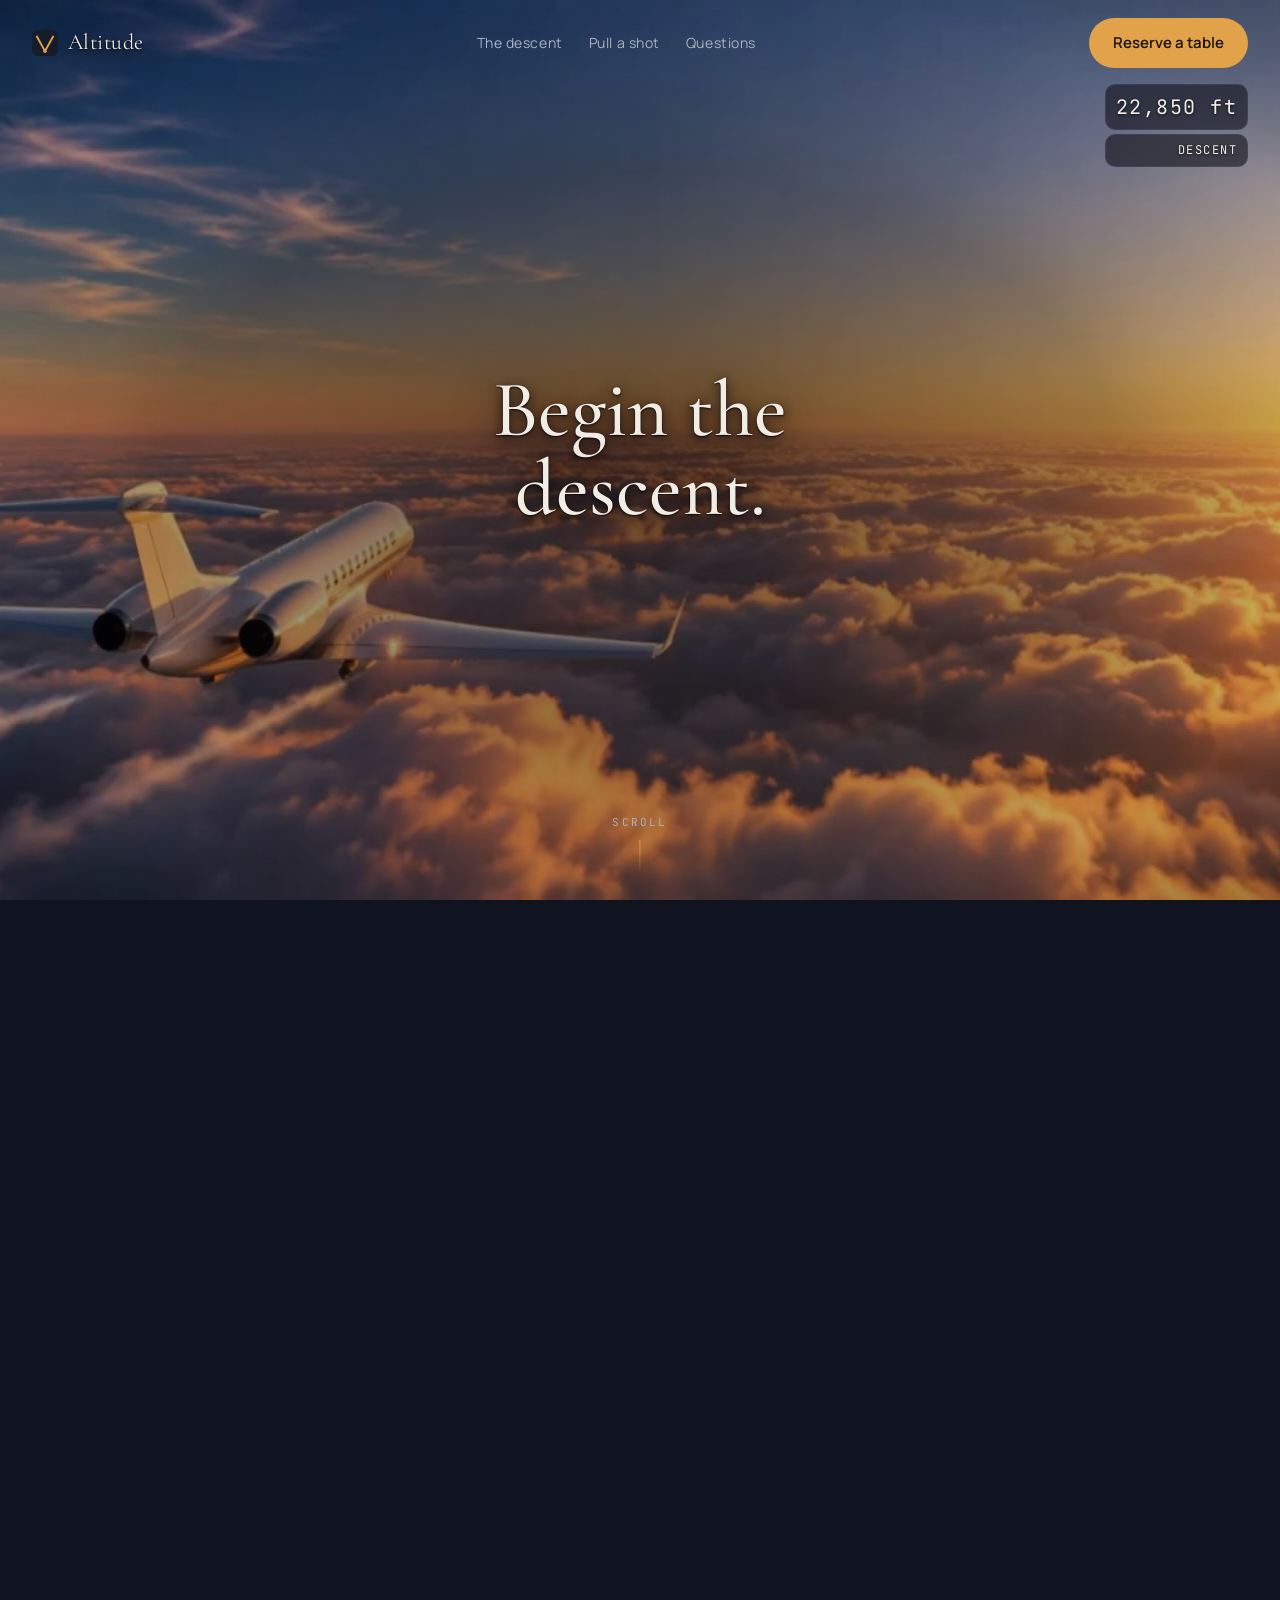
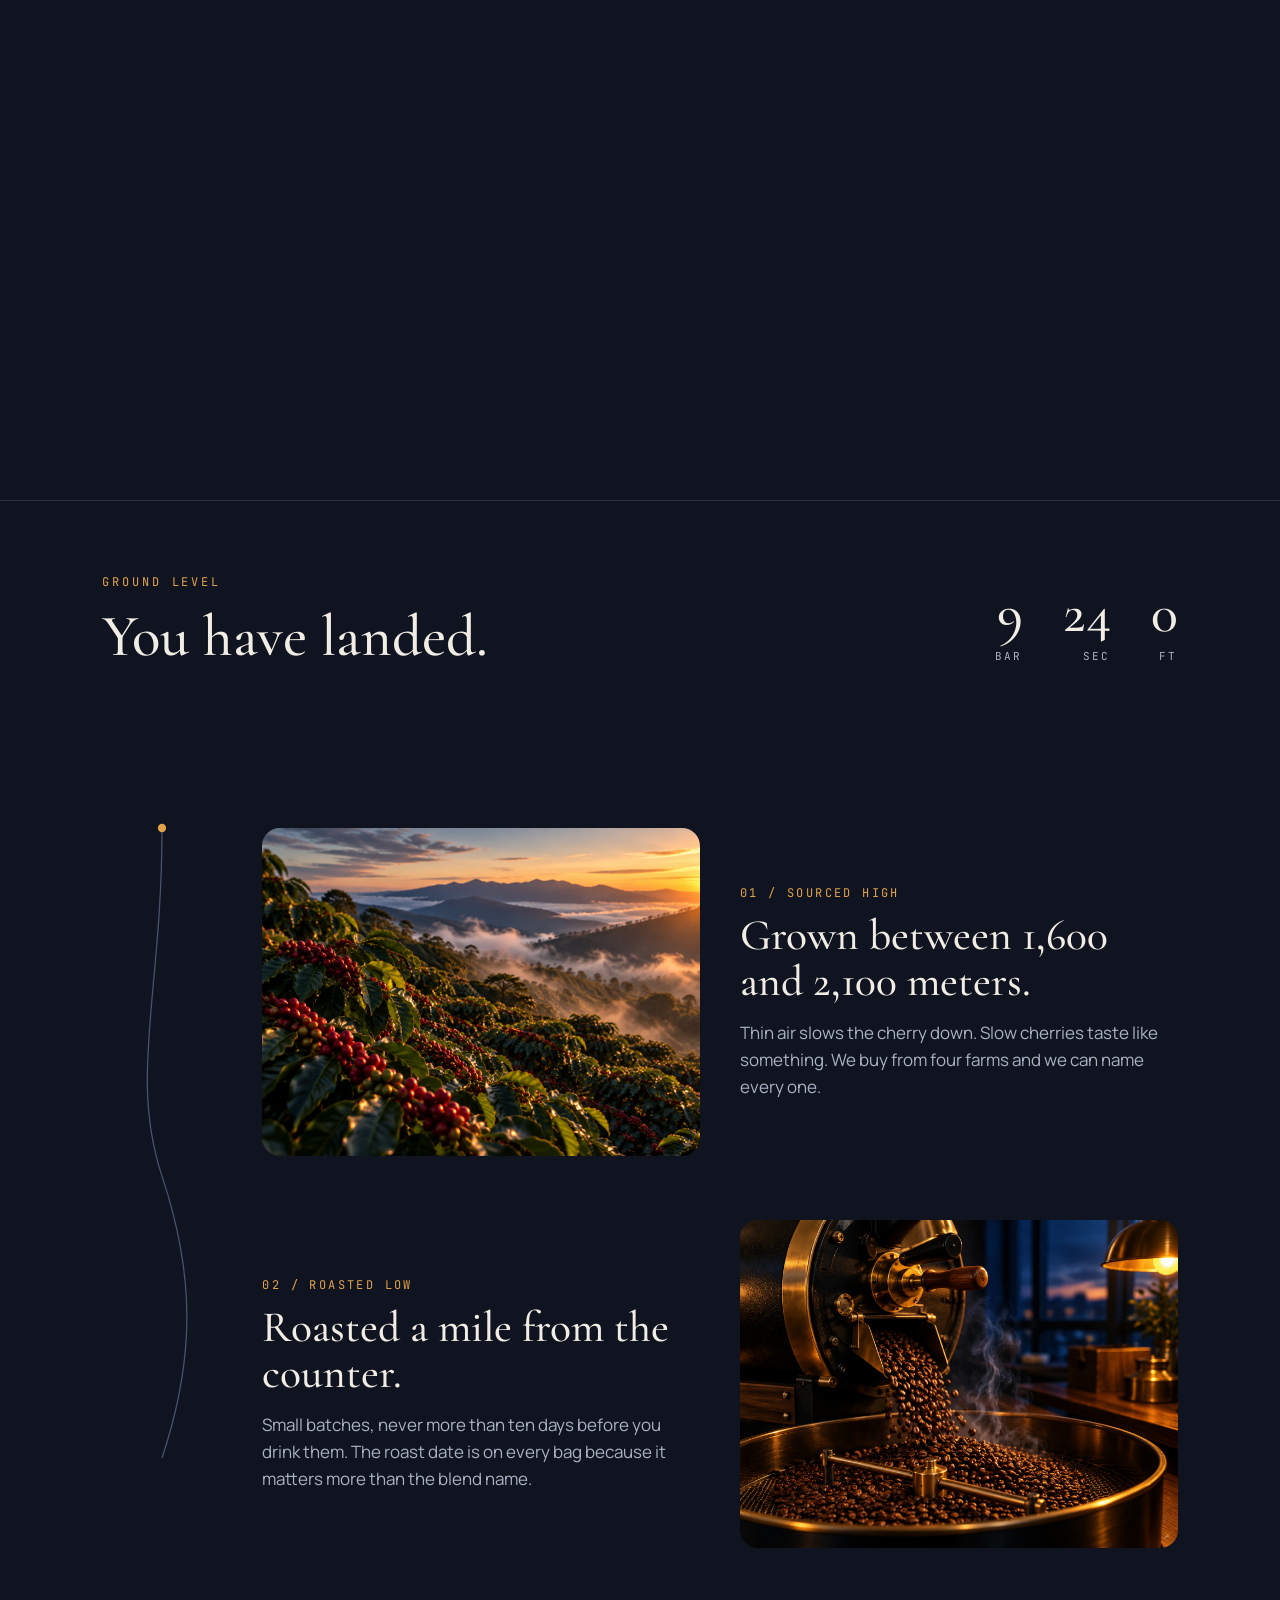
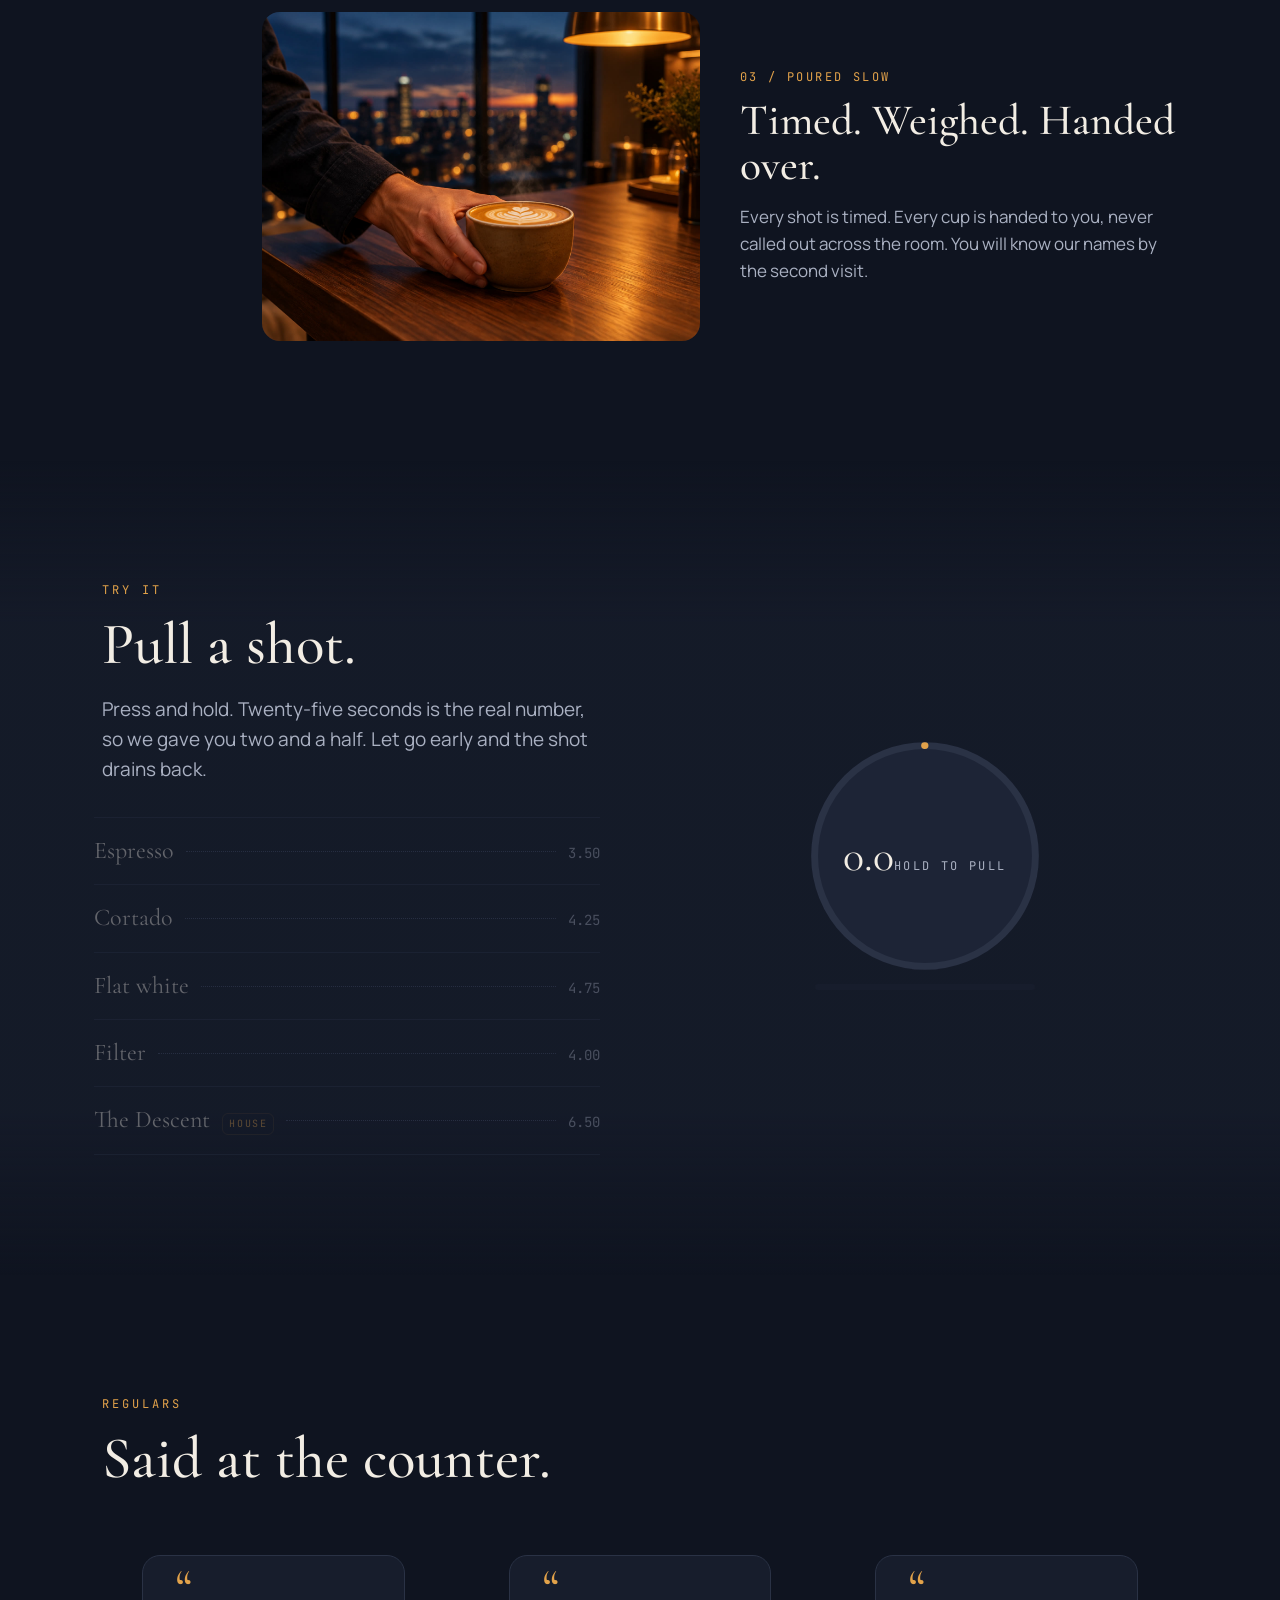
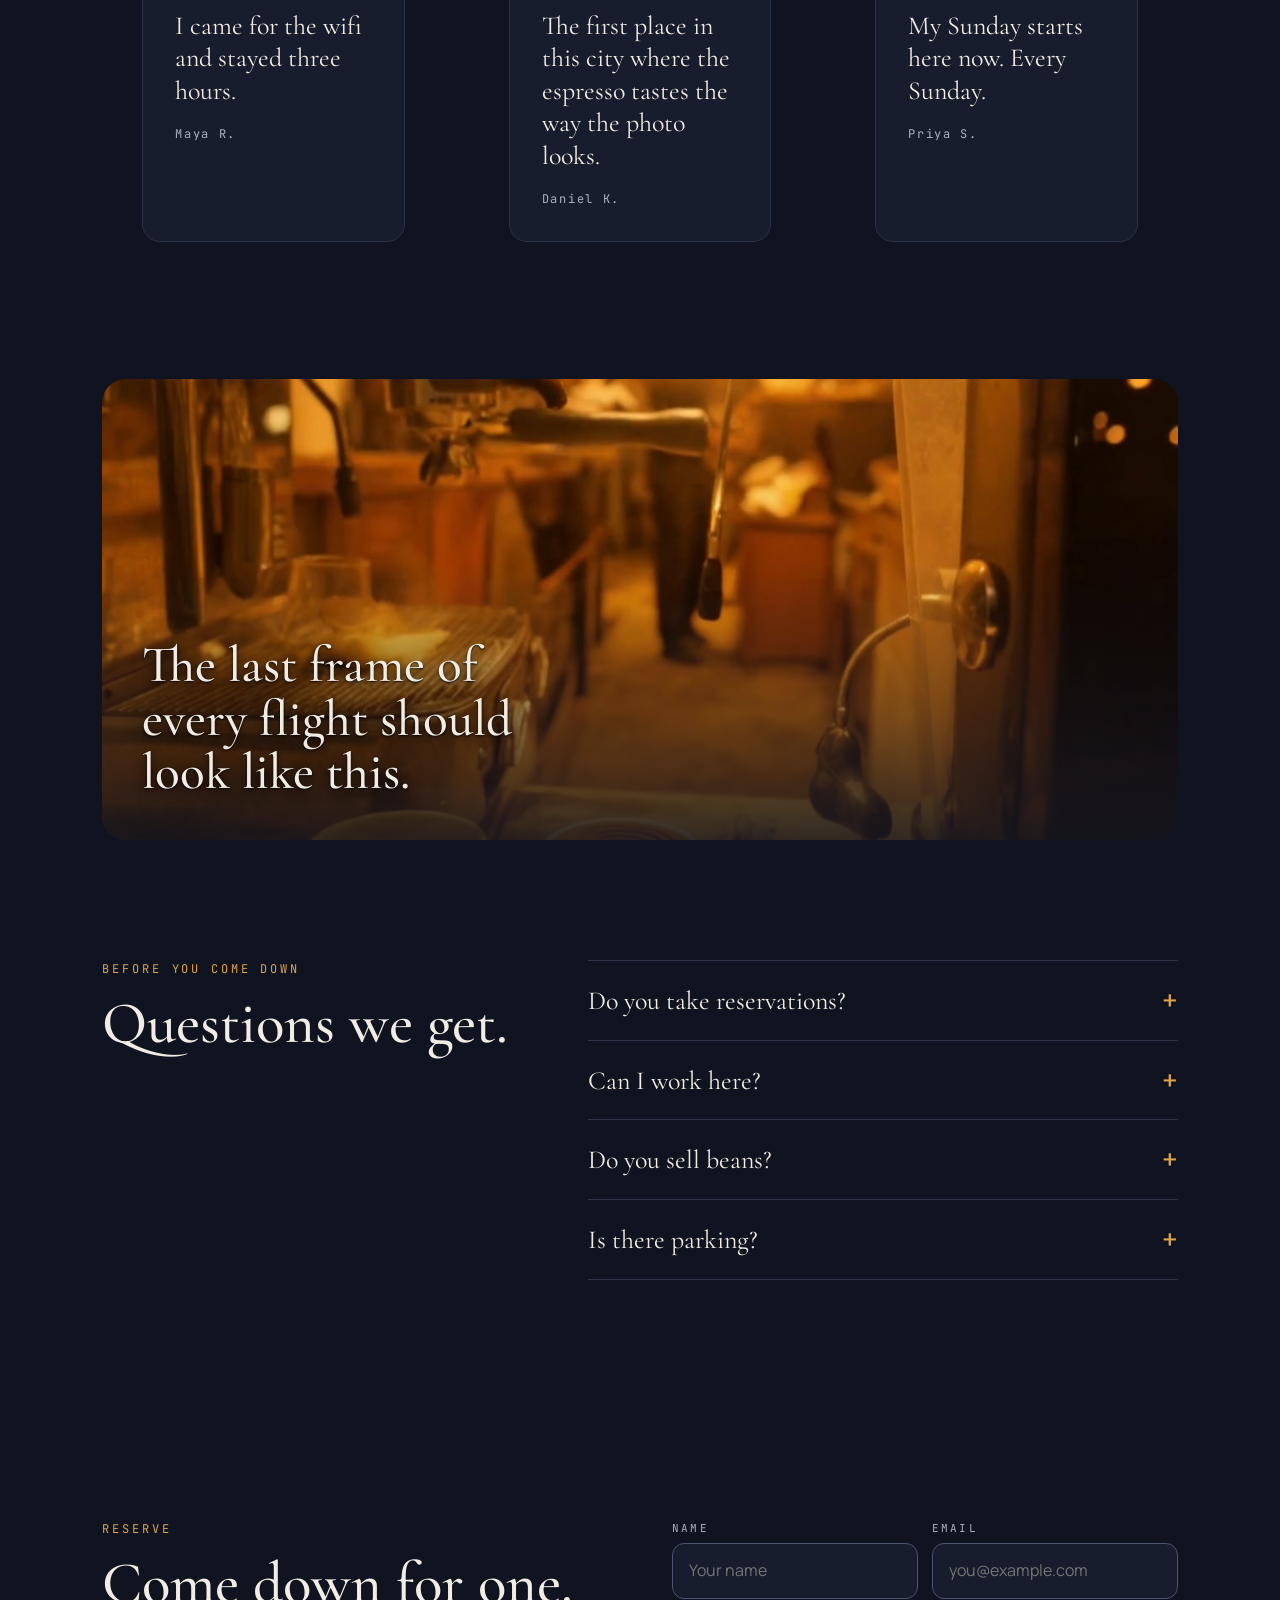
<file: site/index.html>
<!doctype html>
<html lang="en">
<head>
<meta charset="utf-8">
<meta name="viewport" content="width=device-width, initial-scale=1">
<title>Altitude Coffee Co.</title>
<meta name="description" content="Altitude Coffee Co. A corner coffee shop worth coming down for. Beans grown high, roasted low, poured slow. Reserve a table.">
<meta name="theme-color" content="#0f1420">
<!-- DEPLOY STEP: patch og:url and og:image with the live absolute URL -->
<meta property="og:title" content="Altitude Coffee Co.">
<meta property="og:description" content="Worth coming down for.">
<meta property="og:type" content="website">
<meta property="og:url" content="https://example.com/">
<meta property="og:image" content="https://example.com/assets/hero-ending.jpg">
<link rel="icon" href="data:image/svg+xml,%3Csvg xmlns='http://www.w3.org/2000/svg' viewBox='0 0 32 32'%3E%3Crect width='32' height='32' rx='7' fill='%230f1420'/%3E%3Cpath d='M6 8 L16 26 L26 8' fill='none' stroke='%23e2a24a' stroke-width='2.4' stroke-linecap='round' stroke-linejoin='round'/%3E%3Ccircle cx='16' cy='26' r='2.2' fill='%23e2a24a'/%3E%3C/svg%3E">
<link rel="preconnect" href="https://fonts.googleapis.com">
<link rel="preconnect" href="https://fonts.gstatic.com" crossorigin>
<link href="https://fonts.googleapis.com/css2?family=Cormorant+Garamond:ital,wght@0,500;0,600;1,500&family=Manrope:wght@400;600&family=JetBrains+Mono:wght@400&display=swap" rel="stylesheet">
<style>
:root{
  --canvas:#0f1420;
  --panel:#171d2c;
  --panel-2:#1d2436;
  --accent:#e2a24a;
  --accent-hover:#f0b661;
  --accent-muted:rgba(226,162,74,.18);
  --text-primary:#f2ede4;
  --text-secondary:#aab1c2;
  --line:#2a3245;
  --line-strong:#4a5470;
  --display:"Cormorant Garamond",Georgia,serif;
  --body:"Manrope",system-ui,sans-serif;
  --mono:"JetBrains Mono",ui-monospace,monospace;
  --ease:cubic-bezier(.22,.61,.36,1);
  --ease-out:cubic-bezier(.16,1,.3,1);
  --tshadow:0 1px 2px rgba(5,5,10,.95),0 3px 12px rgba(5,5,10,.78),0 10px 44px rgba(5,5,10,.8);
}
*{box-sizing:border-box}
html,body{overflow-x:hidden;overflow-x:clip}
html{scroll-behavior:smooth}
body{margin:0;background:var(--canvas);color:var(--text-primary);font-family:var(--body);font-size:17px;line-height:1.6;-webkit-font-smoothing:antialiased;opacity:0;transition:opacity .9s var(--ease)}
body.ready{opacity:1}
body.paused *,body.paused *::before,body.paused *::after{animation-play-state:paused!important}
a{color:inherit}
img{display:block;max-width:100%}
h1,h2,h3{font-family:var(--display);font-weight:500;line-height:1.05;margin:0}
p{margin:0}
.skip{position:absolute;left:-999px;top:8px;background:var(--accent);color:#1a1206;padding:8px 14px;border-radius:8px;z-index:100;text-decoration:none;font-weight:600}
.skip:focus{left:12px}
:focus-visible{outline:2px solid var(--accent);outline-offset:3px}

/* environment layer */
.env{position:fixed;inset:0;z-index:0;pointer-events:none;overflow:hidden}
.env::before{content:"";position:absolute;inset:-20%;background:radial-gradient(ellipse 50% 40% at 30% 20%,rgba(226,162,74,.10),transparent 60%),radial-gradient(ellipse 45% 40% at 75% 80%,rgba(120,140,200,.12),transparent 60%);animation:envdrift 90s linear infinite alternate;animation-delay:-30s}
.env::after{content:"";position:absolute;inset:0;opacity:.07;background-image:url("data:image/svg+xml,%3Csvg xmlns='http://www.w3.org/2000/svg' width='160' height='160'%3E%3Cfilter id='n'%3E%3CfeTurbulence type='fractalNoise' baseFrequency='.9' numOctaves='2' stitchTiles='stitch'/%3E%3C/filter%3E%3Crect width='160' height='160' filter='url(%23n)'/%3E%3C/svg%3E")}
@keyframes envdrift{from{transform:translate3d(-3%,-2%,0) scale(1.05)}to{transform:translate3d(3%,2%,0) scale(1.1)}}
main{position:relative;z-index:1}

/* nav */
.nav{position:fixed;top:0;left:0;right:0;z-index:50;display:flex;align-items:center;justify-content:space-between;padding:18px 32px;transition:background .5s var(--ease),backdrop-filter .5s}
.nav.solid{background:rgba(15,20,32,.72);backdrop-filter:blur(14px);border-bottom:1px solid rgba(42,50,69,.6)}
.brand{display:flex;align-items:center;gap:10px;text-decoration:none;font-family:var(--display);font-size:22px;letter-spacing:.02em;text-shadow:var(--tshadow)}
.brand svg{width:26px;height:26px}
.nav ul{display:flex;gap:26px;list-style:none;margin:0;padding:0;font-size:14px;letter-spacing:.04em}
.nav ul a{text-decoration:none;color:var(--text-secondary);transition:color .3s}
.nav ul a:hover{color:var(--text-primary)}
.btn{display:inline-block;background:var(--accent);color:#1a1206;text-decoration:none;font-weight:600;font-family:var(--body);font-size:15px;padding:13px 24px;border-radius:999px;border:0;cursor:pointer;transition:background .3s var(--ease),transform .3s var(--ease);text-shadow:none}
.btn:hover{background:var(--accent-hover);transform:translateY(-1px)}
.btn.ghost{background:transparent;color:var(--text-primary);border:1px solid var(--line-strong)}
.btn.ghost:hover{background:rgba(255,255,255,.06)}
@media (pointer:coarse){.btn{min-height:44px;display:inline-flex;align-items:center;justify-content:center}}
@media (max-width:720px){.nav{padding:14px 18px}.nav ul{display:none}.nav .btn{padding:10px 16px;font-size:14px}}

/* hero */
.hero{position:relative;height:1300vh}
.stage{position:sticky;top:0;height:100vh;overflow:hidden;background:var(--canvas)}
.poster{position:absolute;inset:0;background-size:cover;background-position:center}
video#hero{position:absolute;inset:0;width:100%;height:100%;object-fit:cover;opacity:0;transition:opacity .8s var(--ease);will-change:transform;transform:translateZ(0)}
.stage.video-ready video#hero{opacity:1}
.stage.video-failed video#hero{display:none}
.scrim{position:absolute;inset:0;pointer-events:none;background:radial-gradient(ellipse 120% 90% at 50% 45%,rgba(10,10,18,0) 35%,rgba(10,10,18,.62) 100%)}
.ring{position:absolute;right:28px;bottom:28px;width:36px;height:36px;color:var(--accent);transform:rotate(-90deg);opacity:.9;transition:opacity .5s}
.stage.video-ready .ring{opacity:0}
.stage.at-end .cue{opacity:0}
.cue{position:absolute;left:50%;bottom:26px;transform:translateX(-50%);font-family:var(--mono);font-size:11px;letter-spacing:.2em;color:var(--text-secondary);text-transform:uppercase;display:flex;flex-direction:column;align-items:center;gap:8px;transition:opacity .5s}
.cue span{display:block;width:1px;height:34px;background:linear-gradient(var(--accent),transparent);animation:cuedrop 2.4s var(--ease) infinite;animation-delay:-.6s}
@keyframes cuedrop{0%{transform:scaleY(0);transform-origin:top}50%{transform:scaleY(1);transform-origin:top}51%{transform-origin:bottom}100%{transform:scaleY(0);transform-origin:bottom}}
.hud{position:absolute;top:84px;right:32px;font-family:var(--mono);font-size:12px;letter-spacing:.12em;text-align:right;display:flex;flex-direction:column;gap:4px}
.chip{display:inline-block;padding:6px 10px;background:rgba(8,8,15,.55);border:1px solid rgba(96,96,126,.3);border-radius:10px;backdrop-filter:blur(10px);text-shadow:0 1px 3px rgba(5,5,10,.85)}
.hud .alt{font-size:20px;color:var(--text-primary)}
@media (max-height:560px){.cue,.hud{display:none}}

.band{position:absolute;inset:0;display:flex;align-items:center;opacity:0;pointer-events:none;text-shadow:var(--tshadow);--k:0}
.band::before{content:"";position:absolute;inset:-4%;pointer-events:none;opacity:calc(.25 + .75*var(--k,1));background:radial-gradient(ellipse 74% 62% at var(--sx,50%) var(--sy,50%),rgba(5,5,10,var(--sa,.66)) 0%,rgba(5,5,10,calc(var(--sa,.66)*.66)) 46%,rgba(5,5,10,0) 76%)}
.band .inner{position:relative;width:100%;padding:0 8vw}
.band h1,.band h2{font-size:clamp(40px,6.2vw,96px);line-height:1;max-width:14ch}
.band h2.e-blur,.band .e-approach h2{margin-left:auto;margin-right:auto}
.band .sub{font-size:clamp(17px,1.5vw,22px);color:var(--text-secondary);margin-top:18px;max-width:38ch;font-weight:400}
.band .kicker{font-family:var(--mono);font-size:12px;letter-spacing:.24em;text-transform:uppercase;color:var(--accent);margin-bottom:16px}
.band.on{pointer-events:auto}
.band .btn{pointer-events:auto}

/* text choreography */
.sr{position:absolute;width:1px;height:1px;overflow:hidden;clip:rect(0 0 0 0);white-space:nowrap}
.vis{display:inline}
.w{display:inline-block;white-space:nowrap}
.c{display:inline-block}
/* drift-down (band 1) */
.e-drift .w{--kc:clamp(0,(var(--k,0) - var(--th,0))*2.8,1);opacity:var(--kc);transform:translateY(calc((1 - var(--kc))*-24px))}
/* blur-to-sharp (band 2) */
.e-blur{position:relative}
.e-blur .soft{position:absolute;inset:0;filter:blur(10px);opacity:calc(1 - var(--k,0))}
.e-blur .sharp{opacity:var(--k,0)}
/* grid snap (band 3) */
.e-grid .c{--kc:clamp(0,(var(--k,0) - var(--th,0))*2.6,1);opacity:var(--kc);transform:translateX(calc((1 - var(--kc))*var(--jx,0px)))}
/* approach (band 4) */
.e-approach .w{--kc:clamp(0,(var(--k,0) - var(--th,0))*2.6,1);opacity:var(--kc);transform:scale(calc(0.82 + 0.18*var(--kc)))}
/* word punch (band 5) */
.e-punch .w{--kc:clamp(0,(var(--k,0) - var(--th,0))*3,1);--ks:clamp(0,(var(--k,0) - var(--th,0) - var(--sd,.1))*var(--ss,3.2),1);opacity:var(--kc);transform:scale(calc(0.6 + (0.4 + var(--ov,.12))*var(--kc) - var(--ov,.12)*var(--ks)))}
.e-punch .w.em{--ov:0.24;--sd:0.16;--ss:2.6}
/* rise + staged settle (band 6) */
.e-rise .w{--kc:clamp(0,(var(--k,0) - var(--th,0))*3,1);opacity:var(--kc);transform:translateY(calc((1 - var(--kc))*28px))}
.e-rise .sub{--ks:clamp(0,(var(--k,0) - .66)*4,1);opacity:var(--ks);transform:translateY(calc((1 - var(--ks))*14px))}
.e-rise .cta{--kb:clamp(0,(var(--k,0) - .78)*5,1);opacity:var(--kb);transform:translateY(calc((1 - var(--kb))*14px));margin-top:28px;display:flex;gap:14px;flex-wrap:wrap}
.band.settle{align-items:flex-start}
.band.settle .inner{padding-top:16vh;text-align:center}
.band.settle h1{margin:0 auto;max-width:22ch}
.band.settle .sub{margin:18px auto 0}
.band.settle .cta{justify-content:center}

/* static hero */
.static-hero{display:none;position:relative;min-height:100svh;align-items:flex-end;padding:120px 24px 64px;background:#0f1420 url('assets/hero-ending.jpg') center/cover no-repeat;text-shadow:var(--tshadow)}
.static-hero::before{content:"";position:absolute;inset:0;background:linear-gradient(180deg,rgba(15,20,32,.15),rgba(15,20,32,.85))}
.static-hero .inner{position:relative;max-width:640px}
.static-hero h1{font-size:clamp(44px,12vw,72px)}
.static-hero .sub{font-size:19px;color:var(--text-secondary);margin:14px 0 24px}
.static-hero .kicker{font-family:var(--mono);font-size:12px;letter-spacing:.24em;text-transform:uppercase;color:var(--accent);margin-bottom:14px}

@media (max-width:720px),(orientation:portrait) and (max-width:1024px),(orientation:portrait) and (pointer:coarse),(orientation:landscape) and (pointer:coarse) and (max-height:560px),(prefers-reduced-motion:reduce){
  .hero{display:none}
  .static-hero{display:flex}
}

/* sections */
.section{position:relative;padding:120px 8vw}
.wrap{max-width:1180px;margin:0 auto}
.kicker{font-family:var(--mono);font-size:12px;letter-spacing:.24em;text-transform:uppercase;color:var(--accent)}
.h2{font-size:clamp(36px,4.6vw,64px);margin-top:14px;max-width:18ch}
.lede{color:var(--text-secondary);font-size:19px;max-width:52ch;margin-top:18px}

/* settle strip */
.landed{padding:72px 8vw 40px;border-top:1px solid var(--line)}
.landed .wrap{display:grid;grid-template-columns:1.2fr 1fr;gap:48px;align-items:end}
.stats{display:flex;gap:40px;justify-content:flex-end;font-family:var(--mono)}
.stat{text-align:right}
.stat b{display:block;font-family:var(--display);font-weight:500;font-size:56px;line-height:1;color:var(--text-primary)}
.stat span{font-size:11px;letter-spacing:.2em;text-transform:uppercase;color:var(--text-secondary)}
.steam{position:absolute;left:8vw;top:-40px;width:120px;height:120px;pointer-events:none}
.steam i{position:absolute;bottom:0;left:50%;width:6px;height:6px;border-radius:50%;background:var(--accent);opacity:0;animation:steam 6s var(--ease) infinite}
.steam i:nth-child(2){left:38%;animation-delay:-2s}.steam i:nth-child(3){left:62%;animation-delay:-4s}.steam i:nth-child(4){left:46%;animation-delay:-1s}
@keyframes steam{0%{opacity:0;transform:translate(0,0) scale(.6)}20%{opacity:.35}100%{opacity:0;transform:translate(-14px,-110px) scale(1.4)}}
.live .steam i{animation-play-state:running}

/* descent steps */
.descent{position:relative}
.descent .wrap{display:grid;grid-template-columns:120px 1fr;gap:40px}
.path{position:relative}
.path svg{position:sticky;top:120px;width:120px;height:70vh;overflow:visible}
.path .trail{stroke:var(--line-strong);stroke-width:1.5;fill:none}
.path .draw{stroke:var(--accent);stroke-width:2;fill:none;stroke-dasharray:1;stroke-dashoffset:calc(1 - var(--d,0));}
.path .dot{fill:var(--accent);offset-path:path("M60 0 C 60 200, 20 300, 60 420 S 100 640, 60 760");offset-distance:calc(var(--d,0)*100%)}
.steps{display:grid;gap:64px}
.step{display:grid;grid-template-columns:1fr 1fr;gap:40px;align-items:center}
.step:nth-child(even) .media{order:2}
.step .media{aspect-ratio:4/3;border-radius:18px;overflow:hidden;background:var(--panel);position:relative}
.step .media img{width:100%;height:100%;object-fit:cover;transform:scale(1.06);transition:transform 1.4s var(--ease-out)}
.step.in .media img{transform:scale(1)}
.step .num{font-family:var(--mono);font-size:12px;letter-spacing:.2em;color:var(--accent)}
.step h3{font-size:clamp(30px,3.4vw,46px);margin-top:10px}
.step p{color:var(--text-secondary);margin-top:14px;max-width:44ch}
.step .part{opacity:0;transform:translateY(18px);transition:opacity .9s var(--ease),transform .9s var(--ease)}
.step.in .part{opacity:1;transform:none}
.step.in .part:nth-child(2){transition-delay:.1s}.step.in .part:nth-child(3){transition-delay:.2s}
.step.in.done .part:nth-child(2),.step.in.done .part:nth-child(3){transition-delay:0s}

/* pull a shot */
.pull{background:linear-gradient(180deg,transparent,rgba(23,29,44,.7) 20%,rgba(23,29,44,.7) 80%,transparent)}
.pull .wrap{display:grid;grid-template-columns:1fr 1fr;gap:64px;align-items:center}
.holdwrap{display:flex;flex-direction:column;align-items:center;gap:18px}
.hold{position:relative;width:220px;height:220px;border-radius:50%;background:var(--panel-2);border:1px solid var(--line-strong);cursor:pointer;display:grid;place-items:center;user-select:none;-webkit-user-select:none;touch-action:none;transition:transform .3s var(--ease)}
.hold:active{transform:scale(.98)}
.hold svg{position:absolute;inset:-6px;width:calc(100% + 12px);height:calc(100% + 12px);transform:rotate(-90deg)}
.hold .track{fill:none;stroke:var(--line);stroke-width:3}
.hold .prog{fill:none;stroke:var(--accent);stroke-width:3;stroke-linecap:round;stroke-dasharray:1;stroke-dashoffset:calc(1 - var(--p,0));transition:stroke-dashoffset .12s linear}
.hold .lbl{font-family:var(--mono);font-size:12px;letter-spacing:.2em;text-transform:uppercase;color:var(--text-secondary);text-align:center}
.hold .timer{font-family:var(--display);font-size:44px;line-height:1;color:var(--text-primary)}
.hold::after{content:"";position:absolute;inset:0;border-radius:50%;box-shadow:0 0 60px 10px var(--accent-muted);opacity:0;transition:opacity .6s}
.pull.done .hold::after{opacity:1;animation:glow 5s ease-in-out infinite;animation-delay:-1s}
@keyframes glow{0%,100%{opacity:.5}50%{opacity:1}}
.cupline{width:220px;height:6px;border-radius:3px;background:var(--panel);overflow:hidden}
.cupline i{display:block;height:100%;width:100%;background:linear-gradient(90deg,#5a3419,#8a4a1f,var(--accent));transform:scaleX(var(--p,0));transform-origin:left;transition:transform .12s linear}
.menu{list-style:none;margin:32px 0 0;padding:0;display:grid;gap:0}
.menu li{display:flex;align-items:baseline;gap:12px;padding:14px 0;border-top:1px solid var(--line);opacity:.35;transform:translateX(-8px);transition:opacity .6s var(--ease),transform .6s var(--ease)}
.menu li:last-child{border-bottom:1px solid var(--line)}
.pull.done .menu li{opacity:1;transform:none}
.pull.done .menu li:nth-child(2){transition-delay:.08s}.pull.done .menu li:nth-child(3){transition-delay:.16s}.pull.done .menu li:nth-child(4){transition-delay:.24s}.pull.done .menu li:nth-child(5){transition-delay:.32s}
.menu .n{font-family:var(--display);font-size:24px}
.menu .dots{flex:1;border-bottom:1px dotted var(--line-strong);transform:translateY(-6px)}
.menu .p{font-family:var(--mono);font-size:14px;color:var(--text-secondary)}
.menu .tag{font-family:var(--mono);font-size:10px;letter-spacing:.16em;text-transform:uppercase;color:var(--accent);border:1px solid var(--accent-muted);padding:2px 6px;border-radius:6px}

/* quotes */
.quotes .wrap{display:grid;grid-template-columns:1fr 1fr 1fr;gap:24px;margin-top:48px}
.q{background:var(--panel);border:1px solid var(--line);border-radius:18px;padding:32px;opacity:0;transform:translateY(20px);transition:opacity .8s var(--ease),transform .8s var(--ease)}
.quotes.in .q{opacity:1;transform:none}
.quotes.in .q:nth-child(2){transition-delay:.12s}.quotes.in .q:nth-child(3){transition-delay:.24s}
.quotes.in.done .q:nth-child(2),.quotes.in.done .q:nth-child(3){transition-delay:0s}
.q p{font-family:var(--display);font-size:26px;line-height:1.25}
.q cite{display:block;margin-top:18px;font-style:normal;font-family:var(--mono);font-size:12px;letter-spacing:.14em;color:var(--text-secondary)}
.q .mark{color:var(--accent);font-family:var(--display);font-size:52px;line-height:0;display:block;margin-bottom:22px}

/* window (ending frame reused) */
.window{padding:0 8vw}
.window .wrap{position:relative;border-radius:24px;overflow:hidden;aspect-ratio:21/9;background:var(--panel)}
.window img{width:100%;height:100%;object-fit:cover}
.window .over{position:absolute;inset:0;display:flex;align-items:flex-end;padding:40px;background:linear-gradient(0deg,rgba(15,20,32,.85),transparent 60%)}
.window h2{font-size:clamp(30px,4vw,54px);max-width:16ch;text-shadow:var(--tshadow)}

/* faq */
.faq .wrap{display:grid;grid-template-columns:1fr 1.4fr;gap:64px}
.faq details{border-top:1px solid var(--line);padding:18px 0}
.faq details:last-child{border-bottom:1px solid var(--line)}
.faq summary{cursor:pointer;list-style:none;display:flex;justify-content:space-between;align-items:baseline;font-family:var(--display);font-size:26px}
.faq summary::-webkit-details-marker{display:none}
.faq summary::after{content:"+";font-family:var(--mono);color:var(--accent);transition:transform .3s var(--ease)}
.faq details[open] summary::after{transform:rotate(45deg)}
.faq details p{color:var(--text-secondary);margin-top:10px;max-width:52ch}

/* reserve */
.reserve{padding-bottom:140px}
.reserve .wrap{display:grid;grid-template-columns:1fr 1fr;gap:64px;align-items:start}
form{display:grid;gap:14px;grid-template-columns:1fr 1fr}
.field{display:grid;gap:6px}
.field.full{grid-column:1/-1}
label{font-family:var(--mono);font-size:11px;letter-spacing:.2em;text-transform:uppercase;color:var(--text-secondary)}
input,select{width:100%;background:var(--panel);border:1px solid var(--line-strong);color:var(--text-primary);border-radius:12px;padding:14px 16px;font:inherit;font-size:16px;transition:border-color .3s}
input:focus,select:focus{outline:none;border-color:var(--accent)}
.success{display:none;background:var(--panel);border:1px solid var(--accent-muted);border-radius:18px;padding:32px}
.success h3{font-size:34px}
.success p{color:var(--text-secondary);margin-top:10px}
.reserve.sent form{display:none}
.reserve.sent .success{display:block;animation:pop .6s var(--ease-out)}
@keyframes pop{from{opacity:0;transform:translateY(12px)}to{opacity:1;transform:none}}
.note{font-family:var(--mono);font-size:12px;color:var(--text-secondary);margin-top:12px;grid-column:1/-1}

footer{position:relative;z-index:1;border-top:1px solid var(--line);padding:40px 8vw;font-size:14px;color:var(--text-secondary)}
footer .wrap{display:grid;grid-template-columns:1fr 1fr;gap:24px}
footer .demo{border-left:2px solid var(--accent);padding-left:14px}
footer a{color:var(--text-primary)}

/* entrances */
.reveal{opacity:0;transform:translateY(22px);transition:opacity .9s var(--ease),transform .9s var(--ease)}
.reveal.in{opacity:1;transform:none}

@media (max-width:900px){
  .landed .wrap,.descent .wrap,.pull .wrap,.quotes .wrap,.faq .wrap,.reserve .wrap,footer .wrap{grid-template-columns:1fr}
  .stats{justify-content:flex-start}.stat{text-align:left}
  .path{display:none}
  .step{grid-template-columns:1fr}.step:nth-child(even) .media{order:0}
  .section{padding:80px 6vw}
  .window{padding:0 6vw}.window .wrap{aspect-ratio:4/3}
  form{grid-template-columns:1fr}
}

@media (prefers-reduced-motion:reduce){
  *,*::before,*::after{animation:none!important;transition:none!important;transition-delay:0s!important}
  .reveal,.step .part,.q,.menu li{opacity:1!important;transform:none!important}
  .path .draw{--d:1}
  .hold .prog{--p:1}.cupline i{--p:1}
  html{scroll-behavior:auto}
  body{opacity:1}
}
</style>
</head>
<body>
<a class="skip" href="#main">Skip to content</a>
<div class="env" aria-hidden="true"></div>

<nav class="nav" aria-label="Main">
  <a class="brand" href="#top" aria-label="Altitude Coffee Co. home">
    <svg viewBox="0 0 32 32" aria-hidden="true"><rect width="32" height="32" rx="7" fill="#171d2c"/><path d="M6 8 L16 26 L26 8" fill="none" stroke="#e2a24a" stroke-width="2.4" stroke-linecap="round" stroke-linejoin="round"/><circle cx="16" cy="26" r="2.2" fill="#e2a24a"/></svg>
    Altitude
  </a>
  <ul>
    <li><a href="#descent">The descent</a></li>
    <li><a href="#pull">Pull a shot</a></li>
    <li><a href="#faq">Questions</a></li>
  </ul>
  <a class="btn" href="#reserve">Reserve a table</a>
</nav>

<main id="main" tabindex="-1">
<div id="top"></div>

<section class="hero" aria-label="Intro">
  <div class="stage" id="stage">
    <div class="poster" aria-hidden="true"></div>
    <video id="hero" preload="none" muted playsinline aria-hidden="true" tabindex="-1"></video>
    <div class="scrim" aria-hidden="true"></div>

    <div class="band" data-a="0" data-b="0.13" style="--sx:72%;--sy:38%;--sa:.62;justify-content:flex-end">
      <div class="inner e-drift" style="max-width:52vw;margin-left:auto;text-align:right">
        <div class="kicker">Altitude Coffee Co.</div>
        <h1 class="split" data-entrance="drift">Forty thousand feet.</h1>
        <p class="sub" style="margin-left:auto">Somewhere below, a cup is waiting.</p>
      </div>
    </div>

    <div class="band" data-a="0.16" data-b="0.29" data-ramp="0.036" style="--sx:50%;--sy:50%;--sa:.58">
      <div class="inner" style="text-align:center">
        <h2 class="e-blur"><span class="soft" aria-hidden="true">Begin the descent.</span><span class="sharp">Begin the descent.</span></h2>
      </div>
    </div>

    <div class="band" data-a="0.33" data-b="0.47" data-spread="0.5" style="--sx:30%;--sy:40%;--sa:.66">
      <div class="inner e-grid" style="max-width:56vw">
        <div class="kicker">Ten thousand feet</div>
        <h2 class="split" data-entrance="grid">One corner. One window.</h2>
      </div>
    </div>

    <div class="band" data-a="0.50" data-b="0.62" style="--sx:50%;--sy:62%;--sa:.6">
      <div class="inner e-approach" style="text-align:center">
        <h2 class="split" data-entrance="approach">Come in from the cold.</h2>
      </div>
    </div>

    <div class="band" data-a="0.65" data-b="0.78" style="--sx:28%;--sy:45%;--sa:.7">
      <div class="inner e-punch" style="max-width:54vw">
        <h2 class="split" data-entrance="punch" data-em="Nine,Twenty-five,No">Nine bars of pressure. Twenty-five seconds. No shortcuts.</h2>
      </div>
    </div>

    <div class="band settle" data-a="0.84" data-b="1" data-ramp="0.04" style="--sx:50%;--sy:30%;--sa:.66">
      <div class="inner e-rise">
        <h1 class="split" data-entrance="rise">Altitude Coffee Co.</h1>
        <p class="sub">Worth coming down for.</p>
        <div class="cta"><a class="btn" href="#reserve">Reserve a table</a><a class="btn ghost" href="#descent">See how we land</a></div>
      </div>
    </div>

    <div class="hud" aria-hidden="true"><span class="chip alt" id="alt">40,000 ft</span><span class="chip" id="phase">CRUISE</span></div>
    <svg class="ring" viewBox="0 0 48 48" aria-hidden="true"><circle cx="24" cy="24" r="20" fill="none" stroke="currentColor" stroke-width="3" stroke-dasharray="126" style="stroke-dashoffset:var(--ld,126)"/></svg>
    <div class="cue" aria-hidden="true">Scroll<span></span></div>
  </div>
</section>

<section class="static-hero" aria-label="Intro">
  <div class="inner">
    <div class="kicker">Altitude Coffee Co.</div>
    <h1>Worth coming down for.</h1>
    <p class="sub">Beans grown high. Roasted low. Poured slow. A corner shop at ground level.</p>
    <a class="btn" href="#reserve">Reserve a table</a>
  </div>
</section>

<section class="landed" aria-label="You have landed">
  <div class="steam live" aria-hidden="true"><i></i><i></i><i></i><i></i></div>
  <div class="wrap">
    <div class="reveal">
      <div class="kicker">Ground level</div>
      <h2 class="h2">You have landed.</h2>
    </div>
    <div class="stats reveal">
      <div class="stat"><b data-count="9">0</b><span>bar</span></div>
      <div class="stat"><b data-count="25">0</b><span>sec</span></div>
      <div class="stat"><b data-count="0">0</b><span>ft</span></div>
    </div>
  </div>
</section>

<section class="section descent" id="descent" aria-label="The descent">
  <div class="wrap">
    <div class="path" aria-hidden="true">
      <svg viewBox="0 0 120 760"><path class="trail" d="M60 0 C 60 200, 20 300, 60 420 S 100 640, 60 760" pathLength="1"/><path class="draw" d="M60 0 C 60 200, 20 300, 60 420 S 100 640, 60 760" pathLength="1"/><circle class="dot" r="5"/></svg>
    </div>
    <div class="steps">
      <article class="step">
        <div class="media part"><img src="assets/step-farm.jpg" alt="Coffee shrubs on a misty mountain slope at first light" loading="lazy"></div>
        <div><div class="num part">01 / SOURCED HIGH</div><h3 class="part">Grown between 1,600 and 2,100 meters.</h3><p class="part">Thin air slows the cherry down. Slow cherries taste like something. We buy from four farms and we can name every one.</p></div>
      </article>
      <article class="step">
        <div class="media part"><img src="assets/step-roast.jpg" alt="Roasted beans pouring from a small drum roaster into a cooling tray" loading="lazy"></div>
        <div><div class="num part">02 / ROASTED LOW</div><h3 class="part">Roasted a mile from the counter.</h3><p class="part">Small batches, never more than ten days before you drink them. The roast date is on every bag because it matters more than the blend name.</p></div>
      </article>
      <article class="step">
        <div class="media part"><img src="assets/step-pour.jpg" alt="A barista handing a finished cup across a warm wooden counter" loading="lazy"></div>
        <div><div class="num part">03 / POURED SLOW</div><h3 class="part">Timed. Weighed. Handed over.</h3><p class="part">Every shot is timed. Every cup is handed to you, never called out across the room. You will know our names by the second visit.</p></div>
      </article>
    </div>
  </div>
</section>

<section class="section pull" id="pull" aria-label="Pull a shot">
  <div class="wrap">
    <div class="reveal">
      <div class="kicker">Try it</div>
      <h2 class="h2">Pull a shot.</h2>
      <p class="lede">Press and hold. Twenty-five seconds is the real number, so we gave you two and a half. Let go early and the shot drains back.</p>
      <ul class="menu" aria-label="Menu">
        <li><span class="n">Espresso</span><span class="dots"></span><span class="p">3.50</span></li>
        <li><span class="n">Cortado</span><span class="dots"></span><span class="p">4.25</span></li>
        <li><span class="n">Flat white</span><span class="dots"></span><span class="p">4.75</span></li>
        <li><span class="n">Filter</span><span class="dots"></span><span class="p">4.00</span></li>
        <li><span class="n">The Descent</span><span class="tag">house</span><span class="dots"></span><span class="p">6.50</span></li>
      </ul>
    </div>
    <div class="holdwrap reveal">
      <button class="hold" id="hold" type="button" aria-label="Press and hold to pull a shot">
        <svg viewBox="0 0 100 100" aria-hidden="true"><circle class="track" cx="50" cy="50" r="48" pathLength="1"/><circle class="prog" cx="50" cy="50" r="48" pathLength="1"/></svg>
        <span><span class="timer" id="timer">0.0</span><span class="lbl" id="holdlbl">Hold to pull</span></span>
      </button>
      <div class="cupline" aria-hidden="true"><i></i></div>
    </div>
  </div>
</section>

<section class="section quotes" aria-label="What regulars say">
  <div class="reveal">
    <div class="kicker">Regulars</div>
    <h2 class="h2">Said at the counter.</h2>
  </div>
  <div class="wrap">
    <figure class="q"><span class="mark" aria-hidden="true">&ldquo;</span><p>I came for the wifi and stayed three hours.</p><cite>Maya R.</cite></figure>
    <figure class="q"><span class="mark" aria-hidden="true">&ldquo;</span><p>The first place in this city where the espresso tastes the way the photo looks.</p><cite>Daniel K.</cite></figure>
    <figure class="q"><span class="mark" aria-hidden="true">&ldquo;</span><p>My Sunday starts here now. Every Sunday.</p><cite>Priya S.</cite></figure>
  </div>
</section>

<section class="window reveal" aria-label="The cup">
  <div class="wrap">
    <img src="assets/hero-ending.jpg" alt="A finished espresso resting on the counter, crema settling" loading="lazy">
    <div class="over"><h2>The last frame of every flight should look like this.</h2></div>
  </div>
</section>

<section class="section faq" id="faq" aria-label="Questions">
  <div class="wrap">
    <div class="reveal">
      <div class="kicker">Before you come down</div>
      <h2 class="h2">Questions we get.</h2>
    </div>
    <div class="reveal">
      <details><summary>Do you take reservations?</summary><p>Yes. Tables of up to six, free, held for fifteen minutes past your time.</p></details>
      <details><summary>Can I work here?</summary><p>Yes. Fast wifi, a plug at every table, and no time limit. Buy a coffee now and then and we are happy.</p></details>
      <details><summary>Do you sell beans?</summary><p>Yes. 250 gram bags, roasted this week, with the roast date on the front.</p></details>
      <details><summary>Is there parking?</summary><p>Street parking on the corner, and the tram stops right outside the window.</p></details>
    </div>
  </div>
</section>

<section class="section reserve" id="reserve" aria-label="Reserve a table">
  <div class="wrap">
    <div class="reveal">
      <div class="kicker">Reserve</div>
      <h2 class="h2">Come down for one.</h2>
      <p class="lede">Pick a time. We hold the table, warm the cup, and time the shot.</p>
    </div>
    <div class="reveal">
      <form id="form" novalidate>
        <div class="field"><label for="name">Name</label><input id="name" name="name" placeholder="Your name" required autocomplete="name"></div>
        <div class="field"><label for="email">Email</label><input id="email" name="email" type="email" placeholder="you@example.com" required autocomplete="email"></div>
        <div class="field"><label for="size">Party size</label><select id="size" name="size"><option>1</option><option>2</option><option>3</option><option>4</option><option>5</option><option>6</option></select></div>
        <div class="field"><label for="date">Date</label><input id="date" name="date" type="date" required></div>
        <div class="field full"><button class="btn" type="submit">Reserve a table</button></div>
        <p class="note">Demo form. Nothing is sent anywhere.</p>
      </form>
      <div class="success" role="status"><h3>Table held.</h3><p>See you at ground level.</p></div>
    </div>
  </div>
</section>
</main>

<footer>
  <div class="wrap">
    <div>
      <strong>Altitude Coffee Co.</strong><br>
      Altitude Coffee Co. is a fictional brand created for this demo. All imagery is AI generated. No real coffee shop, tram, or table was harmed.
    </div>
    <div class="demo">
      This demo site was built to show what a cinematic scroll site can do for a business. Want one for yours? <a href="mailto:apadilla1201@gmail.com?subject=A%20site%20like%20Altitude">Get in touch.</a>
    </div>
  </div>
</footer>

<script>
(function(){
'use strict';
const VIDEO_URL='assets/hero-scrub.mp4';
const VIDEO_BYTES=8305662;
const stage=document.getElementById('stage');
const video=document.getElementById('hero');
const ring=document.querySelector('.ring');
const posterLayer=document.querySelector('.poster');
const hero=document.querySelector('.hero');
const bands=[...document.querySelectorAll('.band')].map(el=>({el,a:+el.dataset.a,b:+el.dataset.b,ramp:el.dataset.ramp?+el.dataset.ramp:null,op:-1,k:-1}));
const altEl=document.getElementById('alt'),phaseEl=document.getElementById('phase');
const reduce=matchMedia('(prefers-reduced-motion: reduce)');

/* ---------- seeded splitting ---------- */
function rng(seed){let s=seed>>>0;return()=>(s=(s*1664525+1013904223)>>>0)/4294967296}
document.querySelectorAll('.split').forEach((h,i)=>{
  const text=h.textContent.trim();const r=rng(1000+i*77);const type=h.dataset.entrance;
  const em=(h.dataset.em||'').split(',').filter(Boolean);
  const sr=document.createElement('span');sr.className='sr';sr.textContent=text;
  const vis=document.createElement('span');vis.className='vis';vis.setAttribute('aria-hidden','true');
  const spread=+(h.closest('.band')?.dataset.spread||0.5);
  const words=text.split(' ');const total=text.replace(/ /g,'').length;let ci=0;
  words.forEach((wd,wi)=>{
    const w=document.createElement('span');w.className='w';
    if(em.some(e=>wd.replace(/[.,]/g,'')===e))w.classList.add('em');
    if(type==='grid'){[...wd].forEach(ch=>{const c=document.createElement('span');c.className='c';c.textContent=ch;c.style.setProperty('--th',(ci/total*spread+r()*0.06).toFixed(3));c.style.setProperty('--jx',(-(40+r()*60)).toFixed(0)+'px');w.appendChild(c);ci++})}
    else{w.textContent=wd;const th=type==='punch'?wi/words.length*0.55:type==='rise'?wi/words.length*0.45:wi/words.length*0.5+r()*0.05;w.style.setProperty('--th',th.toFixed(3))}
    vis.appendChild(w);if(wi<words.length-1)vis.appendChild(document.createTextNode(' '));
  });
  h.textContent='';h.appendChild(sr);h.appendChild(vis);
});

/* ---------- hero math ---------- */
const smoothstep=(p,e0,e1)=>{const t=Math.min(1,Math.max(0,(p-e0)/(e1-e0)));return t*t*(3-2*t)};
const clamp=(v,lo,hi)=>Math.min(hi,Math.max(lo,v));
function heroProgress(){const r=hero.getBoundingClientRect();const range=hero.offsetHeight-innerHeight;return clamp(-r.top/range,0,1)}
let loadK=0,loadStart=null;
function updateCaptions(p,now){
  bands.forEach((b,i)=>{
    const first=i===0,last=i===bands.length-1;
    const f=Math.min(0.02,(b.b-b.a)/3);
    let op=(first?1:smoothstep(p,b.a,b.a+f))*(last?1:1-smoothstep(p,b.b-f,b.b));
    if(p<b.a-0.01&&!first)op=0; if(p>b.b+0.01&&!last)op=0;
    let k=clamp((p-b.a)/(b.ramp||Math.min(0.025,(b.b-b.a)*0.35)),0,1);
    if(first)k=Math.max(k,loadK);
    if(Math.abs(op-b.op)>0.004){b.op=op;b.el.style.opacity=op.toFixed(3);const on=op>0.5;if(on!==b.on){b.on=on;b.el.classList.toggle('on',on)}}
    if(Math.abs(k-b.k)>0.008){b.k=k;b.el.style.setProperty('--k',k.toFixed(3))}
  });
  updateHud(p,now);
}
let lastLabel='',lastLabelAt=0;
function updateHud(p,now){
  if(!altEl)return; if(now-lastLabelAt<100)return;
  const alt=Math.round(40000*Math.pow(1-p,1.6)/50)*50;
  const phase=p<0.15?'CRUISE':p<0.32?'DESCENT':p<0.5?'APPROACH':p<0.64?'FINAL':p<0.8?'LANDED':'POUR';
  const s=alt.toLocaleString('en-US')+' ft|'+phase;
  if(s===lastLabel)return;lastLabel=s;lastLabelAt=now;
  altEl.textContent=alt.toLocaleString('en-US')+' ft';phaseEl.textContent=phase;
  stage.classList.toggle('at-end',p>0.9);
}

/* ---------- seek gate ---------- */
let seekBusy=false,pendingTime=null;
function requestSeek(t){if(!video.duration)return;if(seekBusy){pendingTime=t;return}seekBusy=true;video.currentTime=t}
video.addEventListener('seeked',()=>{seekBusy=false;if(pendingTime!==null){const t=pendingTime;pendingTime=null;requestSeek(t)}});
video.addEventListener('error',()=>{seekBusy=false;pendingTime=null;failVideo()});

/* ---------- lerp loop ---------- */
let target=0,shown=0,rafId=null,lastTick=0,heroOnScreen=true;
function tick(now){
  const dt=Math.min(100,now-(lastTick||now));lastTick=now;
  if(loadStart!==null&&loadK<1){loadK=clamp((now-loadStart)/1400,0,1);loadK=loadK*loadK*(3-2*loadK)}
  const k=0.16;shown+=(target-shown)*(1-Math.pow(1-k,dt/16.667));
  const converged=Math.abs(target-shown)<0.0005&&loadK>=1;
  if(converged){shown=target;rafId=null;lastTick=0}else rafId=requestAnimationFrame(tick);
  requestSeek(shown*video.duration);
  updateCaptions(shown,now);
}
function onScroll(){target=heroProgress();if(rafId===null&&heroOnScreen)rafId=requestAnimationFrame(tick)}
new IntersectionObserver(e=>{heroOnScreen=e[0].isIntersecting;if(heroOnScreen)onScroll()}).observe(hero);

/* ---------- blob loader ---------- */
let inited=false,started=false;
function initHeroOnce(){
  if(inited)return;inited=true;
  posterLayer.style.backgroundImage="url('assets/hero-poster.jpg')";
  const img=new Image();img.onload=startBlobFetch;img.onerror=startBlobFetch;img.src='assets/hero-poster.jpg';
  setTimeout(startBlobFetch,4000);
  loadStart=performance.now();
}
function startBlobFetch(){if(started)return;started=true;if(location.protocol==='file:'){failVideo();return}loadHeroBlob().catch(failVideo)}
async function loadHeroBlob(){
  const ctrl=new AbortController();let watchdog=setTimeout(()=>ctrl.abort(),20000);
  const res=await fetch(VIDEO_URL,{priority:'low',signal:ctrl.signal});
  if(!res.ok)throw new Error('video '+res.status);
  const total=Number(res.headers.get('Content-Length'))||VIDEO_BYTES;
  const reader=res.body.getReader();const chunks=[];let got=0,lastRing=0;
  for(;;){const {done,value}=await reader.read();if(done)break;clearTimeout(watchdog);watchdog=setTimeout(()=>ctrl.abort(),20000);chunks.push(value);got+=value.length;const frac=Math.min(1,got/total);const now=performance.now();if(now-lastRing>100||frac===1){lastRing=now;ring.style.setProperty('--ld',Math.round(126*(1-frac)))}}
  clearTimeout(watchdog);ring.style.setProperty('--ld',0);
  video.src=URL.createObjectURL(new Blob(chunks,{type:'video/mp4'}));video.load();
  video.addEventListener('canplay',()=>{requestSeek(heroProgress()*video.duration);stage.classList.add('video-ready')},{once:true});
}
function failVideo(){if(ring.parentNode){ring.remove()}stage.classList.add('video-failed')}

/* ---------- gates ---------- */
const GATES=['(max-width: 720px)','(orientation: portrait) and (max-width: 1024px)','(orientation: portrait) and (pointer: coarse)','(orientation: landscape) and (pointer: coarse) and (max-height: 560px)','(prefers-reduced-motion: reduce)'];
let scrubOn=false;
function enableScrub(){if(scrubOn)return;scrubOn=true;initHeroOnce();addEventListener('scroll',onScroll,{passive:true});bands.forEach(b=>{b.op=-1;b.k=-1});unpinFinalStates();updateCaptions(heroProgress(),performance.now());onScroll()}
function disableScrub(){if(!scrubOn)return;scrubOn=false;removeEventListener('scroll',onScroll);if(rafId!==null){cancelAnimationFrame(rafId);rafId=null}}
function applyHeroMode(){if(GATES.some(q=>matchMedia(q).matches))disableScrub();else enableScrub()}
const MQLS=GATES.map(q=>matchMedia(q));MQLS.forEach(m=>m.addEventListener('change',applyHeroMode));
reduce.addEventListener('change',e=>{if(e.matches)pinToFinalStates();else applyHeroMode()});

/* ---------- below the fold ---------- */
const nav=document.querySelector('.nav');
let navSolid=false;
addEventListener('scroll',()=>{const s=scrollY>innerHeight*0.6;if(s!==navSolid){navSolid=s;nav.classList.toggle('solid',s)}},{passive:true});

const io=new IntersectionObserver(es=>es.forEach(e=>{if(e.isIntersecting){e.target.classList.add('in');const t=e.target;setTimeout(()=>t.classList.add('done'),1400);io.unobserve(t)}}),{threshold:0.18});
document.querySelectorAll('.reveal,.step,.quotes').forEach(el=>io.observe(el));

/* counters */
let counted=false;
function runCounters(instant){
  if(counted)return;counted=true;
  document.querySelectorAll('[data-count]').forEach(el=>{
    const end=+el.dataset.count;if(instant||reduce.matches){el.textContent=end;return}
    const t0=performance.now();const d=1200;let last='';
    (function step(now){const t=clamp((now-t0)/d,0,1);const v=Math.round(end*(1-Math.pow(1-t,3)));const s=String(v);if(s!==last){last=s;el.textContent=s}if(t<1)requestAnimationFrame(step)})(t0);
  });
}
new IntersectionObserver(es=>{if(es[0].isIntersecting)runCounters(false)},{threshold:0.4}).observe(document.querySelector('.landed'));

/* self-drawing descent path */
const pathEl=document.querySelector('.path svg');const descent=document.getElementById('descent');
let lastD=-1,pathPinned=false;
function drawPath(){
  if(!pathEl||pathPinned)return;
  const r=descent.getBoundingClientRect();const d=clamp((innerHeight*0.7-r.top)/(r.height),0,1);
  if(Math.abs(d-lastD)>0.005){lastD=d;pathEl.style.setProperty('--d',d.toFixed(3))}
}
addEventListener('scroll',drawPath,{passive:true});drawPath();

/* press and hold */
const hold=document.getElementById('hold'),pull=document.getElementById('pull'),timer=document.getElementById('timer'),holdlbl=document.getElementById('holdlbl');
const cup=document.querySelector('.cupline');
let holding=false,prog=0,holdRaf=null,holdLast=0,holdDone=false,lastT='';
const HOLD_MS=2500;
function holdTick(now){
  const dt=Math.min(60,now-(holdLast||now));holdLast=now;
  if(holdDone){holdRaf=null;return}
  if(holding)prog=clamp(prog+dt/HOLD_MS,0,1);else prog=clamp(prog-dt/(HOLD_MS*0.6),0,1);
  hold.style.setProperty('--p',prog.toFixed(3));cup.style.setProperty('--p',prog.toFixed(3));
  const t=(prog*2.5).toFixed(1);if(t!==lastT){lastT=t;timer.textContent=t}
  if(prog>=1){finishHold();return}
  if(holding||prog>0)holdRaf=requestAnimationFrame(holdTick);else{holdRaf=null;holdLast=0}
}
function finishHold(){holdDone=true;holding=false;holdRaf=null;pull.classList.add('done');timer.textContent='2.5';holdlbl.textContent='Shot pulled';hold.setAttribute('aria-label','Shot pulled. Menu revealed.');hold.style.setProperty('--p',1);cup.style.setProperty('--p',1)}
function startHold(e){if(holdDone)return;if(e.type==='pointerdown')e.preventDefault();holding=true;holdlbl.textContent='Keep holding';if(holdRaf===null)holdRaf=requestAnimationFrame(holdTick)}
function endHold(){if(holdDone)return;holding=false;holdlbl.textContent='Hold to pull';if(holdRaf===null&&prog>0)holdRaf=requestAnimationFrame(holdTick)}
hold.addEventListener('pointerdown',startHold);
['pointerup','pointercancel','pointerleave'].forEach(t=>hold.addEventListener(t,endHold));
hold.addEventListener('keydown',e=>{if((e.key===' '||e.key==='Enter')&&!e.repeat){e.preventDefault();startHold(e)}});
hold.addEventListener('keyup',e=>{if(e.key===' '||e.key==='Enter')endHold()});
if(reduce.matches)finishHold();

/* form */
const form=document.getElementById('form'),reserve=document.getElementById('reserve');
form.addEventListener('submit',e=>{e.preventDefault();if(!form.checkValidity()){form.reportValidity();return}reserve.classList.add('sent');reserve.querySelector('.success').focus?.()});

/* reduced motion pinning */
function pinToFinalStates(){
  pathPinned=true;if(pathEl)pathEl.style.setProperty('--d',1);
  runCounters(true);finishHold();
  document.querySelectorAll('.reveal,.step,.quotes').forEach(el=>{el.classList.add('in','done')});
}
function unpinFinalStates(){pathPinned=false;lastD=-1;drawPath()}

/* pause on hidden tab */
document.addEventListener('visibilitychange',()=>document.body.classList.toggle('paused',document.hidden));

applyHeroMode();
if(reduce.matches)pinToFinalStates();
requestAnimationFrame(()=>document.body.classList.add('ready'));
})();
</script>
</body>
</html>
</file>
